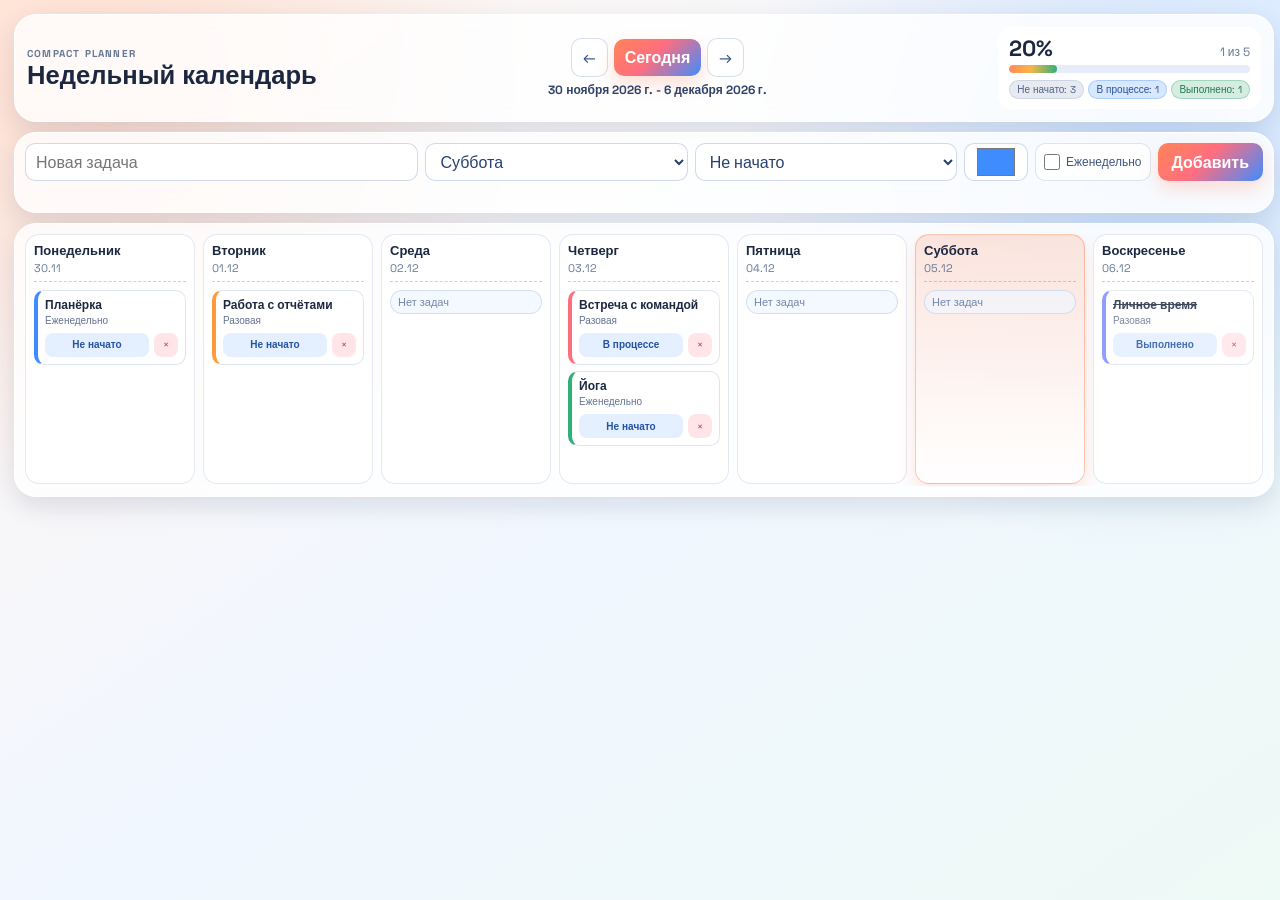
<file: index.html>
﻿<!doctype html>
<html lang="ru">
<head>
  <meta charset="UTF-8" />
  <meta name="viewport" content="width=device-width, initial-scale=1.0" />
  <title>Compact Weekly Planner</title>
  <link rel="preconnect" href="https://fonts.googleapis.com">
  <link rel="preconnect" href="https://fonts.gstatic.com" crossorigin>
  <link href="https://fonts.googleapis.com/css2?family=Space+Grotesk:wght@400;500;600;700&display=swap" rel="stylesheet">
  <link rel="stylesheet" href="styles.css" />
</head>
<body>
  <main class="app-shell">
    <header class="panel header">
      <div class="title-wrap">
        <p class="kicker">Compact Planner</p>
        <h1>Недельный календарь</h1>
      </div>

      <div class="nav-wrap">
        <div class="week-nav">
          <button id="prevWeek" class="ghost-btn" type="button">←</button>
          <button id="todayWeek" class="accent-btn" type="button">Сегодня</button>
          <button id="nextWeek" class="ghost-btn" type="button">→</button>
        </div>
        <p id="weekRange" class="week-range"></p>
      </div>

      <aside class="stats-mini" aria-label="Статистика выполнения">
        <div class="stats-row">
          <strong id="statsPercent">0%</strong>
          <span id="statsMeta">0 из 0</span>
        </div>
        <div class="mini-bar"><div id="statsFill" class="mini-fill"></div></div>
        <div class="chips">
          <span id="chipTodo" class="chip todo">Не начато: 0</span>
          <span id="chipProgress" class="chip progress">В процессе: 0</span>
          <span id="chipDone" class="chip done">Выполнено: 0</span>
        </div>
      </aside>
    </header>

    <section class="panel quick-add">
      <form id="taskForm" class="task-form">
        <input id="taskTitle" type="text" maxlength="120" placeholder="Новая задача" required />
        <select id="taskDay" required></select>
        <select id="taskStatus" required>
          <option value="todo">Не начато</option>
          <option value="inprogress">В процессе</option>
          <option value="done">Выполнено</option>
        </select>
        <input id="taskColor" type="color" value="#3f8cff" />
        <label class="repeat-toggle">
          <input id="taskRepeat" type="checkbox" />
          <span>Еженедельно</span>
        </label>
        <button class="accent-btn add-btn" type="submit">Добавить</button>
      </form>
      <p id="formMessage" class="form-message" aria-live="polite"></p>
    </section>

    <section class="panel board-wrap">
      <div id="weekBoard" class="week-board" aria-label="Неделя"></div>
    </section>
  </main>

  <script src="app.js"></script>
</body>
</html>
</file>
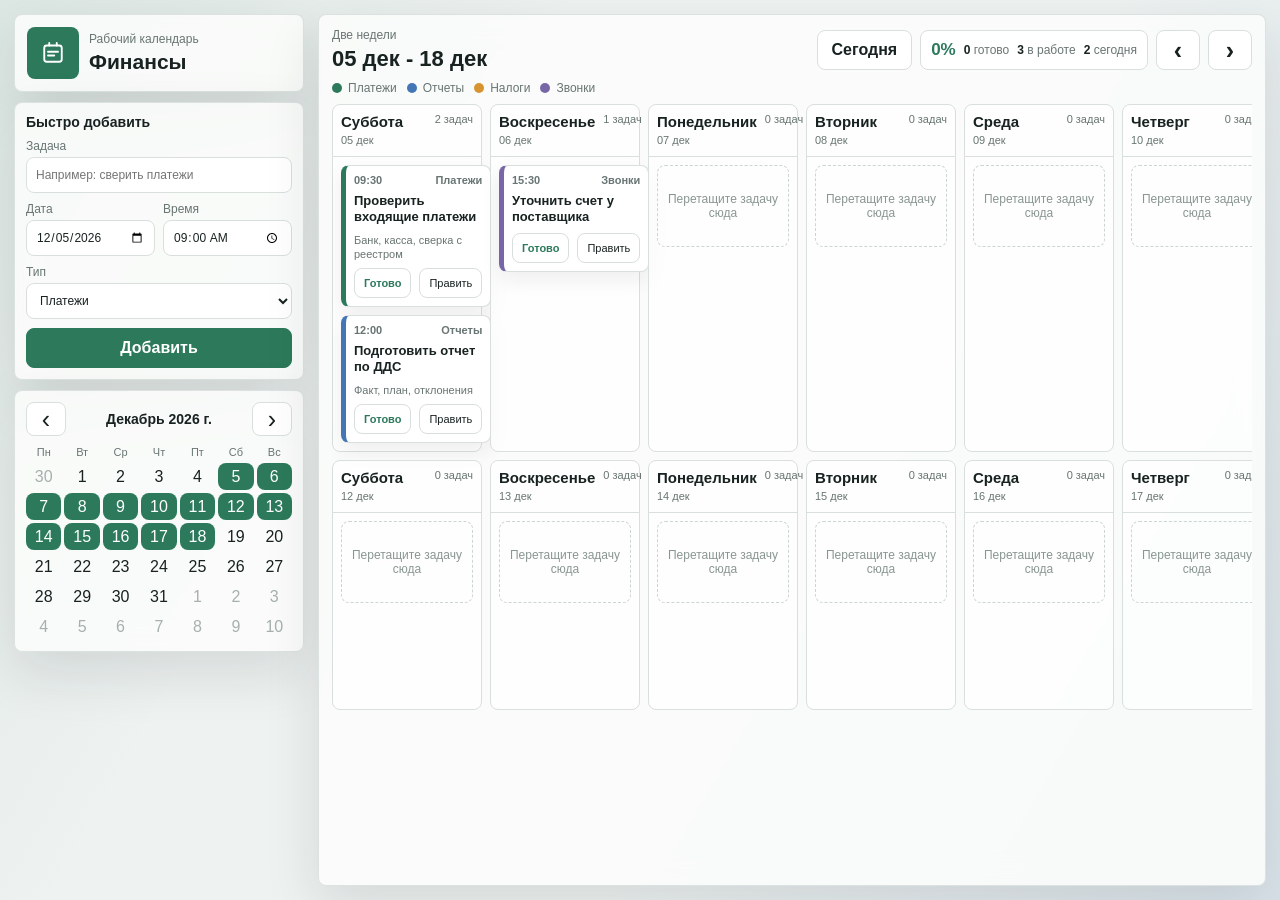
<file: Мои задачи  нейросетями/index.html>
<!doctype html>
<html lang="ru">
  <head>
    <meta charset="UTF-8" />
    <meta name="viewport" content="width=device-width, initial-scale=1.0" />
    <title>Календарь финансиста</title>
    <link rel="stylesheet" href="styles.css" />
  </head>
  <body>
    <main class="app">
      <aside class="sidebar">
        <div class="brand">
          <div class="brand-mark" aria-hidden="true">
            <svg viewBox="0 0 48 48" role="img">
              <path d="M10 34V16a4 4 0 0 1 4-4h20a4 4 0 0 1 4 4v18a4 4 0 0 1-4 4H14a4 4 0 0 1-4-4Z" />
              <path d="M16 22h16M16 28h10M18 12v-4M30 12v-4" />
            </svg>
          </div>
          <div>
            <p>Рабочий календарь</p>
            <h1>Финансы</h1>
          </div>
        </div>

        <section class="panel">
          <div class="panel-heading">
            <h2>Быстро добавить</h2>
          </div>
          <form class="quick-form" id="taskForm">
            <label>
              <span>Задача</span>
              <input id="taskTitle" name="title" type="text" placeholder="Например: сверить платежи" required />
            </label>
            <div class="form-row">
              <label>
                <span>Дата</span>
                <input id="taskDate" name="date" type="date" required />
              </label>
              <label>
                <span>Время</span>
                <input id="taskTime" name="time" type="time" required />
              </label>
            </div>
            <label>
              <span>Тип</span>
              <select id="taskType" name="type">
                <option value="payments">Платежи</option>
                <option value="reports">Отчеты</option>
                <option value="taxes">Налоги</option>
                <option value="calls">Звонки</option>
              </select>
            </label>
            <button class="primary-button" type="submit">Добавить</button>
          </form>
        </section>

        <section class="panel mini-panel" aria-label="Месячный календарь">
          <div class="panel-title">
            <button class="icon-button" id="prevMonth" type="button" aria-label="Предыдущий месяц">‹</button>
            <h2 id="monthTitle">Месяц</h2>
            <button class="icon-button" id="nextMonth" type="button" aria-label="Следующий месяц">›</button>
          </div>
          <div class="weekdays">
            <span>Пн</span><span>Вт</span><span>Ср</span><span>Чт</span><span>Пт</span><span>Сб</span><span>Вс</span>
          </div>
          <div class="mini-calendar" id="miniCalendar"></div>
        </section>
      </aside>

      <section class="workspace">
        <header class="topbar">
          <div>
            <p>Две недели</p>
            <h2 id="boardTitle">План работ</h2>
          </div>
          <div class="toolbar">
            <button id="todayButton" type="button">Сегодня</button>
            <div class="compact-result" aria-label="Результат выполнения">
              <strong id="progressText">0%</strong>
              <span><b id="doneCount">0</b> готово</span>
              <span><b id="openCount">0</b> в работе</span>
              <span><b id="todayCount">0</b> сегодня</span>
            </div>
            <button id="prevRange" class="icon-button wide" type="button" aria-label="Предыдущие две недели">‹</button>
            <button id="nextRange" class="icon-button wide" type="button" aria-label="Следующие две недели">›</button>
          </div>
        </header>

        <div class="legend" aria-label="Типы задач">
          <span><i class="dot payments"></i>Платежи</span>
          <span><i class="dot reports"></i>Отчеты</span>
          <span><i class="dot taxes"></i>Налоги</span>
          <span><i class="dot calls"></i>Звонки</span>
        </div>

        <div class="board" id="board" aria-label="Календарь задач на две недели"></div>
      </section>
    </main>

    <dialog class="task-dialog" id="taskDialog">
      <form method="dialog" id="editForm">
        <div class="dialog-head">
          <h2>Задача</h2>
          <button class="icon-button" value="cancel" type="submit" aria-label="Закрыть">×</button>
        </div>
        <input id="editId" type="hidden" />
        <label>
          <span>Название</span>
          <input id="editTitle" type="text" required />
        </label>
        <div class="form-row">
          <label>
            <span>Дата</span>
            <input id="editDate" type="date" required />
          </label>
          <label>
            <span>Время</span>
            <input id="editTime" type="time" required />
          </label>
        </div>
        <label>
          <span>Тип</span>
          <select id="editType">
            <option value="payments">Платежи</option>
            <option value="reports">Отчеты</option>
            <option value="taxes">Налоги</option>
            <option value="calls">Звонки</option>
          </select>
        </label>
        <label>
          <span>Заметка</span>
          <textarea id="editNote" rows="3" placeholder="Сумма, контрагент, важные детали"></textarea>
        </label>
        <label class="check-line">
          <input id="editDone" type="checkbox" />
          <span>Выполнено</span>
        </label>
        <div class="dialog-actions">
          <button id="deleteTask" class="danger-button" type="button">Удалить</button>
          <button class="primary-button" value="save" type="submit">Сохранить</button>
        </div>
      </form>
    </dialog>

    <script src="script.js"></script>
  </body>
</html>
</file>
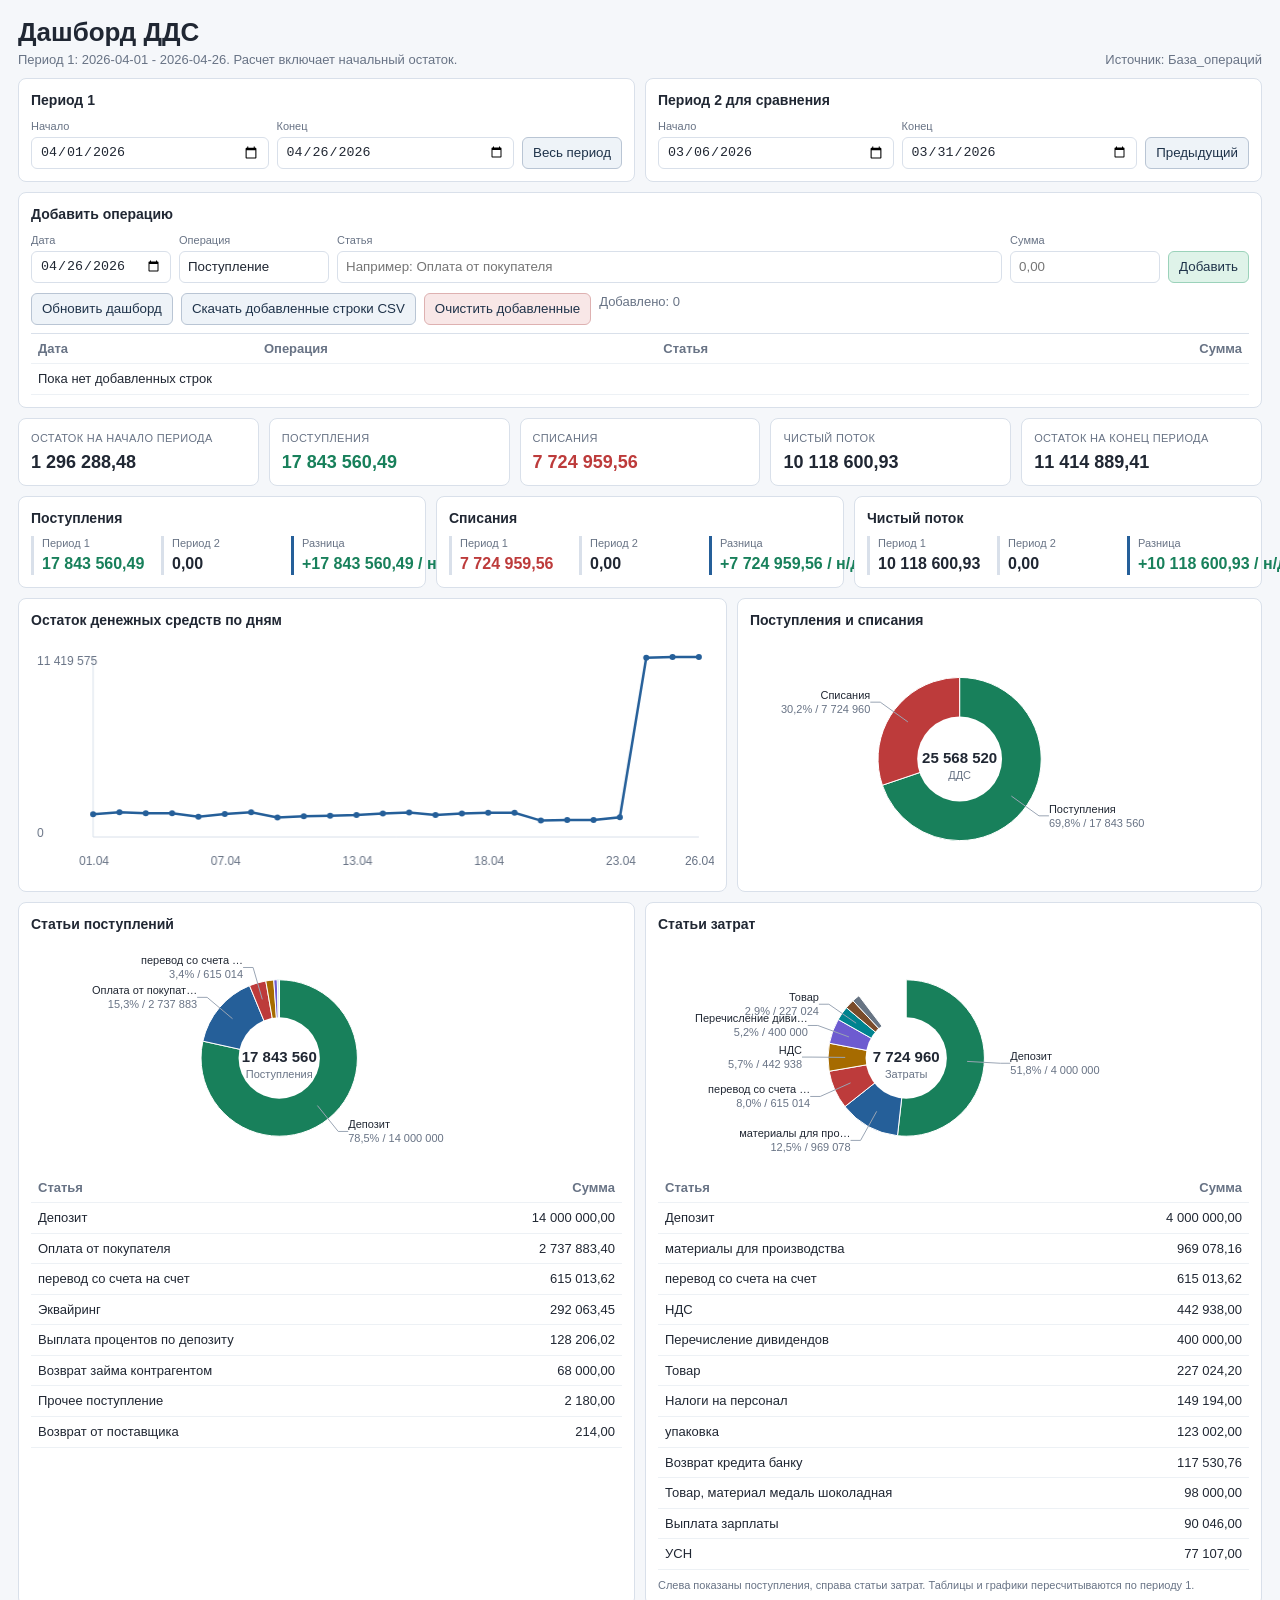
<file: УС- ДДС/dashboard.html>
﻿<!doctype html>
<html lang="ru">
<head>
<meta charset="utf-8">
<meta name="viewport" content="width=device-width, initial-scale=1">
<title>Дашборд ДДС</title>
<style>
:root{--bg:#f5f7fa;--panel:#fff;--ink:#202733;--muted:#687385;--line:#d9e0ea;--green:#18805b;--red:#bd3b3b;--blue:#255f99;--amber:#a66b00}
*{box-sizing:border-box}body{margin:0;background:var(--bg);color:var(--ink);font:13px/1.35 "Segoe UI",Arial,sans-serif}main{max-width:1320px;margin:0 auto;padding:18px}
.top{display:flex;justify-content:space-between;gap:14px;align-items:flex-end;margin-bottom:10px}h1{font-size:26px;line-height:1.1;margin:0 0 4px}.muted{color:var(--muted)}
.panel,.kpi{background:var(--panel);border:1px solid var(--line);border-radius:8px}.panel{padding:12px;min-width:0}.panel h2{font-size:14px;margin:0 0 9px}.grid{display:grid;gap:10px}
.filters{grid-template-columns:1fr 1fr;margin-bottom:10px}.filter-row{display:grid;grid-template-columns:1fr 1fr auto;gap:8px;align-items:end}.field label{display:block;color:var(--muted);font-size:11px;margin-bottom:3px}input{width:100%;height:32px;border:1px solid var(--line);border-radius:6px;padding:0 8px;background:#fff;color:var(--ink)}
button{height:32px;border:1px solid #b9c5d4;border-radius:6px;background:#eef3f8;color:#1f334a;padding:0 10px;cursor:pointer}button:hover{background:#e4edf6}.primary{background:#dff3e9;border-color:#9bd2ba}.danger{background:#f8e7e7;border-color:#deb1b1}
.entry-row{display:grid;grid-template-columns:140px 150px 1fr 150px auto;gap:8px;align-items:end}.entry-actions{display:flex;gap:8px;flex-wrap:wrap;margin-top:10px}.added-box{max-height:120px;overflow:auto;margin-top:8px;border-top:1px solid var(--line)}
.kpis{grid-template-columns:repeat(5,minmax(0,1fr));margin-bottom:10px}.kpi{padding:10px 12px}.kpi span{color:var(--muted);font-size:11px;text-transform:uppercase;letter-spacing:.03em}.kpi b{display:block;margin-top:4px;font-size:18px;white-space:nowrap}.pos{color:var(--green)}.neg{color:var(--red)}
.compare{grid-template-columns:1fr 1fr 1fr;margin-bottom:10px}.compare-grid{display:grid;grid-template-columns:1fr 1fr 1fr;gap:8px}.compare-cell{border-left:3px solid var(--line);padding-left:8px;min-width:0}.compare-cell span{display:block;color:var(--muted);font-size:11px}.compare-cell b{display:block;font-size:16px;margin-top:2px;white-space:nowrap}.compare-cell.diff{border-left-color:var(--blue)}.charts{grid-template-columns:1.35fr 1fr}.two{grid-template-columns:1fr 1fr;margin-top:10px}
canvas{width:100%;height:240px;display:block}.two canvas{height:230px}table{width:100%;border-collapse:collapse}td,th{padding:6px 7px;border-bottom:1px solid #edf1f5;text-align:left;vertical-align:top}th{color:var(--muted);font-weight:600}.num{text-align:right;white-space:nowrap}.note{font-size:11px;color:var(--muted);margin-top:8px}
@media (max-width:940px){main{padding:14px}.top{display:block}.filters,.filter-row,.entry-row,.kpis,.compare,.charts,.two{grid-template-columns:1fr}.kpi b{font-size:17px}.compare-grid{grid-template-columns:1fr}}
</style>
</head>
<body>
<main>
  <section class="top">
    <div>
      <h1>Дашборд ДДС</h1>
      <div class="muted" id="periodText">Расчет включает начальный остаток.</div>
    </div>
    <div class="muted">Источник: База_операций</div>
  </section>

  <section class="grid filters">
    <div class="panel">
      <h2>Период 1</h2>
      <div class="filter-row">
        <div class="field"><label>Начало</label><input id="p1Start" type="date"></div>
        <div class="field"><label>Конец</label><input id="p1End" type="date"></div>
        <button id="allPeriod">Весь период</button>
      </div>
    </div>
    <div class="panel">
      <h2>Период 2 для сравнения</h2>
      <div class="filter-row">
        <div class="field"><label>Начало</label><input id="p2Start" type="date"></div>
        <div class="field"><label>Конец</label><input id="p2End" type="date"></div>
        <button id="prevPeriod">Предыдущий</button>
      </div>
    </div>
  </section>

  <section class="panel" style="margin-bottom:10px">
    <h2>Добавить операцию</h2>
    <div class="entry-row">
      <div class="field"><label>Дата</label><input id="newDate" type="date"></div>
      <div class="field"><label>Операция</label><input id="newOperation" list="operationList" value="Поступление"></div>
      <div class="field"><label>Статья</label><input id="newArticle" list="articleList" placeholder="Например: Оплата от покупателя"></div>
      <div class="field"><label>Сумма</label><input id="newAmount" inputmode="decimal" placeholder="0,00"></div>
      <button class="primary" id="addOperation">Добавить</button>
    </div>
    <datalist id="operationList"><option value="Поступление"><option value="Списание"></datalist>
    <datalist id="articleList"></datalist>
    <div class="entry-actions">
      <button id="refreshDashboard">Обновить дашборд</button>
      <button id="exportAdded">Скачать добавленные строки CSV</button>
      <button class="danger" id="clearAdded">Очистить добавленные</button>
      <span class="muted" id="addedCount">Добавлено: 0</span>
    </div>
    <div class="added-box">
      <table><thead><tr><th>Дата</th><th>Операция</th><th>Статья</th><th class="num">Сумма</th></tr></thead><tbody id="addedRows"></tbody></table>
    </div>
  </section>

  <section class="grid kpis">
    <div class="kpi"><span>Остаток на начало периода</span><b id="kStart">0</b></div>
    <div class="kpi"><span>Поступления</span><b id="kIn" class="pos">0</b></div>
    <div class="kpi"><span>Списания</span><b id="kOut" class="neg">0</b></div>
    <div class="kpi"><span>Чистый поток</span><b id="kNet">0</b></div>
    <div class="kpi"><span>Остаток на конец периода</span><b id="kEnd">0</b></div>
  </section>

  <section class="grid compare">
    <div class="panel">
      <h2>Поступления</h2>
      <div class="compare-grid">
        <div class="compare-cell"><span>Период 1</span><b class="pos" id="cInP1">0</b></div>
        <div class="compare-cell"><span>Период 2</span><b id="cInP2">0</b></div>
        <div class="compare-cell diff"><span>Разница</span><b id="cInDelta">0</b></div>
      </div>
    </div>
    <div class="panel">
      <h2>Списания</h2>
      <div class="compare-grid">
        <div class="compare-cell"><span>Период 1</span><b class="neg" id="cOutP1">0</b></div>
        <div class="compare-cell"><span>Период 2</span><b id="cOutP2">0</b></div>
        <div class="compare-cell diff"><span>Разница</span><b id="cOutDelta">0</b></div>
      </div>
    </div>
    <div class="panel">
      <h2>Чистый поток</h2>
      <div class="compare-grid">
        <div class="compare-cell"><span>Период 1</span><b id="cNetP1">0</b></div>
        <div class="compare-cell"><span>Период 2</span><b id="cNetP2">0</b></div>
        <div class="compare-cell diff"><span>Разница</span><b id="cNetDelta">0</b></div>
      </div>
    </div>
  </section>

  <section class="grid charts">
    <div class="panel"><h2>Остаток денежных средств по дням</h2><canvas id="balanceChart"></canvas></div>
    <div class="panel"><h2>Поступления и списания</h2><canvas id="flowChart"></canvas></div>
  </section>

  <section class="grid two">
    <div class="panel">
      <h2>Статьи поступлений</h2>
      <canvas id="incomeChart"></canvas>
      <table><thead><tr><th>Статья</th><th class="num">Сумма</th></tr></thead><tbody id="incomeRows"></tbody></table>
    </div>
    <div class="panel">
      <h2>Статьи затрат</h2>
      <canvas id="expenseChart"></canvas>
      <table><thead><tr><th>Статья</th><th class="num">Сумма</th></tr></thead><tbody id="expenseRows"></tbody></table>
      <div class="note">Слева показаны поступления, справа статьи затрат. Таблицы и графики пересчитываются по периоду 1.</div>
    </div>
  </section>
</main>
<script>
const report = {"initialBalance":1296288.48,"operations":[{"date":"2026-04-01","operation":"Поступление","article":"Оплата от покупателя","inflow":13795,"outflow":0,"net":13795},{"date":"2026-04-01","operation":"Поступление","article":"Оплата от покупателя","inflow":136955,"outflow":0,"net":136955},{"date":"2026-04-01","operation":"Поступление","article":"Оплата от покупателя","inflow":31440,"outflow":0,"net":31440},{"date":"2026-04-01","operation":"Поступление","article":"Оплата от покупателя","inflow":13622,"outflow":0,"net":13622},{"date":"2026-04-01","operation":"Поступление","article":"перевод со счета на счет","inflow":2069.25,"outflow":0,"net":2069.25},{"date":"2026-04-01","operation":"Поступление","article":"перевод со счета на счет","inflow":20543.25,"outflow":0,"net":20543.25},{"date":"2026-04-01","operation":"Поступление","article":"перевод со счета на счет","inflow":4716,"outflow":0,"net":4716},{"date":"2026-04-01","operation":"Поступление","article":"перевод со счета на счет","inflow":2043.3,"outflow":0,"net":2043.3},{"date":"2026-04-01","operation":"Поступление","article":"Эквайринг","inflow":71636.58,"outflow":0,"net":71636.58},{"date":"2026-04-01","operation":"Списание","article":"Возврат кредита банку","inflow":0,"outflow":117530.76,"net":-117530.76},{"date":"2026-04-01","operation":"Списание","article":"Коммунальные услуги","inflow":0,"outflow":481.78,"net":-481.78},{"date":"2026-04-01","operation":"Списание","article":"перевод со счета на счет","inflow":0,"outflow":2043.3,"net":-2043.3},{"date":"2026-04-01","operation":"Списание","article":"перевод со счета на счет","inflow":0,"outflow":2069.25,"net":-2069.25},{"date":"2026-04-01","operation":"Списание","article":"перевод со счета на счет","inflow":0,"outflow":4716,"net":-4716},{"date":"2026-04-01","operation":"Списание","article":"перевод со счета на счет","inflow":0,"outflow":20543.25,"net":-20543.25},{"date":"2026-04-01","operation":"Списание","article":"транспортно-экспедиционные услуги","inflow":0,"outflow":912.2,"net":-912.2},{"date":"2026-04-02","operation":"Поступление","article":"Оплата от покупателя","inflow":53741.5,"outflow":0,"net":53741.5},{"date":"2026-04-02","operation":"Поступление","article":"Оплата от покупателя","inflow":94450,"outflow":0,"net":94450},{"date":"2026-04-02","operation":"Поступление","article":"перевод со счета на счет","inflow":14167.5,"outflow":0,"net":14167.5},{"date":"2026-04-02","operation":"Поступление","article":"перевод со счета на счет","inflow":8061.22,"outflow":0,"net":8061.22},{"date":"2026-04-02","operation":"Поступление","article":"Эквайринг","inflow":5120.48,"outflow":0,"net":5120.48},{"date":"2026-04-02","operation":"Списание","article":"Коммунальные услуги","inflow":0,"outflow":6879.7,"net":-6879.7},{"date":"2026-04-02","operation":"Списание","article":"Коммунальные услуги","inflow":0,"outflow":2407.68,"net":-2407.68},{"date":"2026-04-02","operation":"Списание","article":"перевод со счета на счет","inflow":0,"outflow":8061.22,"net":-8061.22},{"date":"2026-04-02","operation":"Списание","article":"перевод со счета на счет","inflow":0,"outflow":14167.5,"net":-14167.5},{"date":"2026-04-02","operation":"Списание","article":"Подотчет","inflow":0,"outflow":650,"net":-650},{"date":"2026-04-02","operation":"Списание","article":"Программное обеспечение, Каталоги, Лицензии","inflow":0,"outflow":18900,"net":-18900},{"date":"2026-04-02","operation":"Списание","article":"Услуги связи","inflow":0,"outflow":3173.14,"net":-3173.14},{"date":"2026-04-03","operation":"Поступление","article":"Оплата от покупателя","inflow":14112,"outflow":0,"net":14112},{"date":"2026-04-03","operation":"Поступление","article":"перевод со счета на счет","inflow":2116.8,"outflow":0,"net":2116.8},{"date":"2026-04-03","operation":"Поступление","article":"Эквайринг","inflow":2163.92,"outflow":0,"net":2163.92},{"date":"2026-04-03","operation":"Списание","article":"Коммунальные услуги","inflow":0,"outflow":963.56,"net":-963.56},{"date":"2026-04-03","operation":"Списание","article":"материалы для производства","inflow":0,"outflow":35775,"net":-35775},{"date":"2026-04-03","operation":"Списание","article":"перевод со счета на счет","inflow":0,"outflow":2116.8,"net":-2116.8},{"date":"2026-04-03","operation":"Списание","article":"упаковка","inflow":0,"outflow":40122,"net":-40122},{"date":"2026-04-05","operation":"Списание","article":"Подотчет","inflow":0,"outflow":1888.2,"net":-1888.2},{"date":"2026-04-06","operation":"Поступление","article":"Выплата процентов по депозиту","inflow":37838.9,"outflow":0,"net":37838.9},{"date":"2026-04-06","operation":"Поступление","article":"Депозит","inflow":4000000,"outflow":0,"net":4000000},{"date":"2026-04-06","operation":"Поступление","article":"Оплата от покупателя","inflow":8710,"outflow":0,"net":8710},{"date":"2026-04-06","operation":"Поступление","article":"Оплата от покупателя","inflow":240900,"outflow":0,"net":240900},{"date":"2026-04-06","operation":"Поступление","article":"Оплата от покупателя","inflow":18335,"outflow":0,"net":18335},{"date":"2026-04-06","operation":"Поступление","article":"Оплата от покупателя","inflow":6450,"outflow":0,"net":6450},{"date":"2026-04-06","operation":"Поступление","article":"Оплата от покупателя","inflow":5250,"outflow":0,"net":5250},{"date":"2026-04-06","operation":"Поступление","article":"перевод со счета на счет","inflow":787.5,"outflow":0,"net":787.5},{"date":"2026-04-06","operation":"Поступление","article":"перевод со счета на счет","inflow":36135,"outflow":0,"net":36135},{"date":"2026-04-06","operation":"Поступление","article":"перевод со счета на счет","inflow":967.5,"outflow":0,"net":967.5},{"date":"2026-04-06","operation":"Поступление","article":"перевод со счета на счет","inflow":2750.25,"outflow":0,"net":2750.25},{"date":"2026-04-06","operation":"Поступление","article":"перевод со счета на счет","inflow":1306.5,"outflow":0,"net":1306.5},{"date":"2026-04-06","operation":"Поступление","article":"Эквайринг","inflow":6506.36,"outflow":0,"net":6506.36},{"date":"2026-04-06","operation":"Списание","article":"Депозит","inflow":0,"outflow":4000000,"net":-4000000},{"date":"2026-04-06","operation":"Списание","article":"Комиссия банка","inflow":0,"outflow":2500,"net":-2500},{"date":"2026-04-06","operation":"Списание","article":"Коммунальные услуги","inflow":0,"outflow":244.37,"net":-244.37},{"date":"2026-04-06","operation":"Списание","article":"материалы для производства","inflow":0,"outflow":61160,"net":-61160},{"date":"2026-04-06","operation":"Списание","article":"Налоги на персонал","inflow":0,"outflow":59770,"net":-59770},{"date":"2026-04-06","operation":"Списание","article":"перевод со счета на счет","inflow":0,"outflow":967.5,"net":-967.5},{"date":"2026-04-06","operation":"Списание","article":"перевод со счета на счет","inflow":0,"outflow":36135,"net":-36135},{"date":"2026-04-06","operation":"Списание","article":"перевод со счета на счет","inflow":0,"outflow":2750.25,"net":-2750.25},{"date":"2026-04-06","operation":"Списание","article":"перевод со счета на счет","inflow":0,"outflow":787.5,"net":-787.5},{"date":"2026-04-06","operation":"Списание","article":"перевод со счета на счет","inflow":0,"outflow":1306.5,"net":-1306.5},{"date":"2026-04-06","operation":"Списание","article":"Перечисление дивидендов","inflow":0,"outflow":200000,"net":-200000},{"date":"2026-04-06","operation":"Списание","article":"Перечисление дивидендов","inflow":0,"outflow":200000,"net":-200000},{"date":"2026-04-06","operation":"Списание","article":"Товар","inflow":0,"outflow":7740,"net":-7740},{"date":"2026-04-06","operation":"Списание","article":"транспортно-экспедиционные услуги","inflow":0,"outflow":3.85,"net":-3.85},{"date":"2026-04-06","operation":"Списание","article":"Услуги связи","inflow":0,"outflow":7438.71,"net":-7438.71},{"date":"2026-04-07","operation":"Поступление","article":"Оплата от покупателя","inflow":160711,"outflow":0,"net":160711},{"date":"2026-04-07","operation":"Поступление","article":"Оплата от покупателя","inflow":7600,"outflow":0,"net":7600},{"date":"2026-04-07","operation":"Поступление","article":"Оплата от покупателя","inflow":6600,"outflow":0,"net":6600},{"date":"2026-04-07","operation":"Поступление","article":"перевод со счета на счет","inflow":990,"outflow":0,"net":990},{"date":"2026-04-07","operation":"Поступление","article":"перевод со счета на счет","inflow":1140,"outflow":0,"net":1140},{"date":"2026-04-07","operation":"Поступление","article":"перевод со счета на счет","inflow":24106.65,"outflow":0,"net":24106.65},{"date":"2026-04-07","operation":"Поступление","article":"Эквайринг","inflow":4959.99,"outflow":0,"net":4959.99},{"date":"2026-04-07","operation":"Списание","article":"Госпошлины, штрафы","inflow":0,"outflow":1125,"net":-1125},{"date":"2026-04-07","operation":"Списание","article":"материалы для производства","inflow":0,"outflow":3500,"net":-3500},{"date":"2026-04-07","operation":"Списание","article":"перевод со счета на счет","inflow":0,"outflow":24106.65,"net":-24106.65},{"date":"2026-04-07","operation":"Списание","article":"перевод со счета на счет","inflow":0,"outflow":1140,"net":-1140},{"date":"2026-04-07","operation":"Списание","article":"перевод со счета на счет","inflow":0,"outflow":990,"net":-990},{"date":"2026-04-08","operation":"Поступление","article":"Оплата от покупателя","inflow":30660,"outflow":0,"net":30660},{"date":"2026-04-08","operation":"Поступление","article":"Оплата от покупателя","inflow":3024,"outflow":0,"net":3024},{"date":"2026-04-08","operation":"Поступление","article":"Оплата от покупателя","inflow":162680,"outflow":0,"net":162680},{"date":"2026-04-08","operation":"Поступление","article":"Оплата от покупателя","inflow":9000,"outflow":0,"net":9000},{"date":"2026-04-08","operation":"Поступление","article":"перевод со счета на счет","inflow":940,"outflow":0,"net":940},{"date":"2026-04-08","operation":"Поступление","article":"перевод со счета на счет","inflow":4599,"outflow":0,"net":4599},{"date":"2026-04-08","operation":"Поступление","article":"перевод со счета на счет","inflow":1350,"outflow":0,"net":1350},{"date":"2026-04-08","operation":"Поступление","article":"перевод со счета на счет","inflow":453.6,"outflow":0,"net":453.6},{"date":"2026-04-08","operation":"Поступление","article":"перевод со счета на счет","inflow":24402,"outflow":0,"net":24402},{"date":"2026-04-08","operation":"Поступление","article":"Эквайринг","inflow":1021.16,"outflow":0,"net":1021.16},{"date":"2026-04-08","operation":"Списание","article":"Курьерская доставка","inflow":0,"outflow":695.4,"net":-695.4},{"date":"2026-04-08","operation":"Списание","article":"материалы для производства","inflow":0,"outflow":92167.68,"net":-92167.68},{"date":"2026-04-08","operation":"Списание","article":"перевод со счета на счет","inflow":0,"outflow":1350,"net":-1350},{"date":"2026-04-08","operation":"Списание","article":"перевод со счета на счет","inflow":0,"outflow":453.6,"net":-453.6},{"date":"2026-04-08","operation":"Списание","article":"перевод со счета на счет","inflow":0,"outflow":4599,"net":-4599},{"date":"2026-04-08","operation":"Списание","article":"перевод со счета на счет","inflow":0,"outflow":24402,"net":-24402},{"date":"2026-04-08","operation":"Списание","article":"перевод со счета на счет","inflow":0,"outflow":940,"net":-940},{"date":"2026-04-08","operation":"Списание","article":"услуги печати","inflow":0,"outflow":7000,"net":-7000},{"date":"2026-04-09","operation":"Поступление","article":"Оплата от покупателя","inflow":40805,"outflow":0,"net":40805},{"date":"2026-04-09","operation":"Поступление","article":"Оплата от покупателя","inflow":16750,"outflow":0,"net":16750},{"date":"2026-04-09","operation":"Поступление","article":"Оплата от покупателя","inflow":10745,"outflow":0,"net":10745},{"date":"2026-04-09","operation":"Поступление","article":"Оплата от покупателя","inflow":12000,"outflow":0,"net":12000},{"date":"2026-04-09","operation":"Поступление","article":"Оплата от покупателя","inflow":41450,"outflow":0,"net":41450},{"date":"2026-04-09","operation":"Поступление","article":"перевод со счета на счет","inflow":6120.75,"outflow":0,"net":6120.75},{"date":"2026-04-09","operation":"Поступление","article":"перевод со счета на счет","inflow":2512.5,"outflow":0,"net":2512.5},{"date":"2026-04-09","operation":"Поступление","article":"перевод со счета на счет","inflow":6217.5,"outflow":0,"net":6217.5},{"date":"2026-04-09","operation":"Поступление","article":"перевод со счета на счет","inflow":1611.75,"outflow":0,"net":1611.75},{"date":"2026-04-09","operation":"Поступление","article":"перевод со счета на счет","inflow":1800,"outflow":0,"net":1800},{"date":"2026-04-09","operation":"Поступление","article":"Эквайринг","inflow":4347.3,"outflow":0,"net":4347.3},{"date":"2026-04-09","operation":"Списание","article":"Выплата зарплаты","inflow":0,"outflow":90046,"net":-90046},{"date":"2026-04-09","operation":"Списание","article":"Коммунальные услуги","inflow":0,"outflow":2526.46,"net":-2526.46},{"date":"2026-04-09","operation":"Списание","article":"Коммунальные услуги","inflow":0,"outflow":2104.52,"net":-2104.52},{"date":"2026-04-09","operation":"Списание","article":"материалы для производства","inflow":0,"outflow":277171.48,"net":-277171.48},{"date":"2026-04-09","operation":"Списание","article":"Налоги на персонал","inflow":0,"outflow":62100,"net":-62100},{"date":"2026-04-09","operation":"Списание","article":"Налоги на персонал","inflow":0,"outflow":13454,"net":-13454},{"date":"2026-04-09","operation":"Списание","article":"Налоги на персонал","inflow":0,"outflow":414,"net":-414},{"date":"2026-04-09","operation":"Списание","article":"перевод со счета на счет","inflow":0,"outflow":1611.75,"net":-1611.75},{"date":"2026-04-09","operation":"Списание","article":"перевод со счета на счет","inflow":0,"outflow":6120.75,"net":-6120.75},{"date":"2026-04-09","operation":"Списание","article":"перевод со счета на счет","inflow":0,"outflow":1800,"net":-1800},{"date":"2026-04-09","operation":"Списание","article":"перевод со счета на счет","inflow":0,"outflow":6217.5,"net":-6217.5},{"date":"2026-04-09","operation":"Списание","article":"перевод со счета на счет","inflow":0,"outflow":2512.5,"net":-2512.5},{"date":"2026-04-09","operation":"Списание","article":"Подотчет","inflow":0,"outflow":11055.72,"net":-11055.72},{"date":"2026-04-10","operation":"Поступление","article":"Оплата от покупателя","inflow":17096.1,"outflow":0,"net":17096.1},{"date":"2026-04-10","operation":"Поступление","article":"Оплата от покупателя","inflow":28285,"outflow":0,"net":28285},{"date":"2026-04-10","operation":"Поступление","article":"Оплата от покупателя","inflow":16230,"outflow":0,"net":16230},{"date":"2026-04-10","operation":"Поступление","article":"Оплата от покупателя","inflow":23955,"outflow":0,"net":23955},{"date":"2026-04-10","operation":"Поступление","article":"Оплата от покупателя","inflow":34425,"outflow":0,"net":34425},{"date":"2026-04-10","operation":"Поступление","article":"перевод со счета на счет","inflow":5163.75,"outflow":0,"net":5163.75},{"date":"2026-04-10","operation":"Поступление","article":"перевод со счета на счет","inflow":2434.5,"outflow":0,"net":2434.5},{"date":"2026-04-10","operation":"Поступление","article":"перевод со счета на счет","inflow":3593.25,"outflow":0,"net":3593.25},{"date":"2026-04-10","operation":"Поступление","article":"перевод со счета на счет","inflow":4242.75,"outflow":0,"net":4242.75},{"date":"2026-04-10","operation":"Поступление","article":"перевод со счета на счет","inflow":2564.41,"outflow":0,"net":2564.41},{"date":"2026-04-10","operation":"Поступление","article":"Эквайринг","inflow":2363.29,"outflow":0,"net":2363.29},{"date":"2026-04-10","operation":"Списание","article":"оборудование для печати и расходники","inflow":0,"outflow":16191,"net":-16191},{"date":"2026-04-10","operation":"Списание","article":"перевод со счета на счет","inflow":0,"outflow":5163.75,"net":-5163.75},{"date":"2026-04-10","operation":"Списание","article":"перевод со счета на счет","inflow":0,"outflow":2564.41,"net":-2564.41},{"date":"2026-04-10","operation":"Списание","article":"перевод со счета на счет","inflow":0,"outflow":3593.25,"net":-3593.25},{"date":"2026-04-10","operation":"Списание","article":"перевод со счета на счет","inflow":0,"outflow":4242.75,"net":-4242.75},{"date":"2026-04-10","operation":"Списание","article":"перевод со счета на счет","inflow":0,"outflow":2434.5,"net":-2434.5},{"date":"2026-04-10","operation":"Списание","article":"упаковка","inflow":0,"outflow":28902.5,"net":-28902.5},{"date":"2026-04-12","operation":"Поступление","article":"Оплата от покупателя","inflow":27474.3,"outflow":0,"net":27474.3},{"date":"2026-04-12","operation":"Поступление","article":"перевод со счета на счет","inflow":4121.14,"outflow":0,"net":4121.14},{"date":"2026-04-12","operation":"Списание","article":"перевод со счета на счет","inflow":0,"outflow":4121.14,"net":-4121.14},{"date":"2026-04-13","operation":"Поступление","article":"Оплата от покупателя","inflow":47614,"outflow":0,"net":47614},{"date":"2026-04-13","operation":"Поступление","article":"Оплата от покупателя","inflow":59755.5,"outflow":0,"net":59755.5},{"date":"2026-04-13","operation":"Поступление","article":"перевод со счета на счет","inflow":7142.1,"outflow":0,"net":7142.1},{"date":"2026-04-13","operation":"Поступление","article":"перевод со счета на счет","inflow":8963.32,"outflow":0,"net":8963.32},{"date":"2026-04-13","operation":"Поступление","article":"Эквайринг","inflow":5042.67,"outflow":0,"net":5042.67},{"date":"2026-04-13","operation":"Списание","article":"Без статьи","inflow":0,"outflow":1999.98,"net":-1999.98},{"date":"2026-04-13","operation":"Списание","article":"Консультационные услуги","inflow":0,"outflow":61697,"net":-61697},{"date":"2026-04-13","operation":"Списание","article":"перевод со счета на счет","inflow":0,"outflow":7142.1,"net":-7142.1},{"date":"2026-04-13","operation":"Списание","article":"перевод со счета на счет","inflow":0,"outflow":8963.32,"net":-8963.32},{"date":"2026-04-13","operation":"Списание","article":"транспортно-экспедиционные услуги","inflow":0,"outflow":1691.39,"net":-1691.39},{"date":"2026-04-14","operation":"Поступление","article":"Оплата от покупателя","inflow":10660,"outflow":0,"net":10660},{"date":"2026-04-14","operation":"Поступление","article":"Оплата от покупателя","inflow":26040,"outflow":0,"net":26040},{"date":"2026-04-14","operation":"Поступление","article":"Оплата от покупателя","inflow":18000,"outflow":0,"net":18000},{"date":"2026-04-14","operation":"Поступление","article":"Оплата от покупателя","inflow":9190,"outflow":0,"net":9190},{"date":"2026-04-14","operation":"Поступление","article":"перевод со счета на счет","inflow":3906,"outflow":0,"net":3906},{"date":"2026-04-14","operation":"Поступление","article":"перевод со счета на счет","inflow":1378.5,"outflow":0,"net":1378.5},{"date":"2026-04-14","operation":"Поступление","article":"перевод со счета на счет","inflow":2700,"outflow":0,"net":2700},{"date":"2026-04-14","operation":"Поступление","article":"перевод со счета на счет","inflow":1599,"outflow":0,"net":1599},{"date":"2026-04-14","operation":"Поступление","article":"Эквайринг","inflow":44995.98,"outflow":0,"net":44995.98},{"date":"2026-04-14","operation":"Списание","article":"Коммунальные услуги","inflow":0,"outflow":4759,"net":-4759},{"date":"2026-04-14","operation":"Списание","article":"Коммунальные услуги","inflow":0,"outflow":3569,"net":-3569},{"date":"2026-04-14","operation":"Списание","article":"Коммунальные услуги","inflow":0,"outflow":2301.88,"net":-2301.88},{"date":"2026-04-14","operation":"Списание","article":"перевод со счета на счет","inflow":0,"outflow":2700,"net":-2700},{"date":"2026-04-14","operation":"Списание","article":"перевод со счета на счет","inflow":0,"outflow":3906,"net":-3906},{"date":"2026-04-14","operation":"Списание","article":"перевод со счета на счет","inflow":0,"outflow":1378.5,"net":-1378.5},{"date":"2026-04-14","operation":"Списание","article":"перевод со счета на счет","inflow":0,"outflow":1599,"net":-1599},{"date":"2026-04-14","operation":"Списание","article":"Подотчет","inflow":0,"outflow":1703.56,"net":-1703.56},{"date":"2026-04-15","operation":"Поступление","article":"Оплата от покупателя","inflow":7394.1,"outflow":0,"net":7394.1},{"date":"2026-04-15","operation":"Поступление","article":"Оплата от покупателя","inflow":5455,"outflow":0,"net":5455},{"date":"2026-04-15","operation":"Поступление","article":"Оплата от покупателя","inflow":98000,"outflow":0,"net":98000},{"date":"2026-04-15","operation":"Поступление","article":"Оплата от покупателя","inflow":7516.6,"outflow":0,"net":7516.6},{"date":"2026-04-15","operation":"Поступление","article":"Оплата от покупателя","inflow":18185,"outflow":0,"net":18185},{"date":"2026-04-15","operation":"Поступление","article":"перевод со счета на счет","inflow":1127.49,"outflow":0,"net":1127.49},{"date":"2026-04-15","operation":"Поступление","article":"перевод со счета на счет","inflow":1109.11,"outflow":0,"net":1109.11},{"date":"2026-04-15","operation":"Поступление","article":"перевод со счета на счет","inflow":818.25,"outflow":0,"net":818.25},{"date":"2026-04-15","operation":"Поступление","article":"перевод со счета на счет","inflow":14700,"outflow":0,"net":14700},{"date":"2026-04-15","operation":"Поступление","article":"перевод со счета на счет","inflow":2727.75,"outflow":0,"net":2727.75},{"date":"2026-04-15","operation":"Поступление","article":"Прочее поступление","inflow":990,"outflow":0,"net":990},{"date":"2026-04-15","operation":"Поступление","article":"Прочее поступление","inflow":1190,"outflow":0,"net":1190},{"date":"2026-04-15","operation":"Поступление","article":"Эквайринг","inflow":729.41,"outflow":0,"net":729.41},{"date":"2026-04-15","operation":"Поступление","article":"Эквайринг","inflow":6491.74,"outflow":0,"net":6491.74},{"date":"2026-04-15","operation":"Списание","article":"перевод со счета на счет","inflow":0,"outflow":1109.11,"net":-1109.11},{"date":"2026-04-15","operation":"Списание","article":"перевод со счета на счет","inflow":0,"outflow":818.25,"net":-818.25},{"date":"2026-04-15","operation":"Списание","article":"перевод со счета на счет","inflow":0,"outflow":2727.75,"net":-2727.75},{"date":"2026-04-15","operation":"Списание","article":"перевод со счета на счет","inflow":0,"outflow":1127.49,"net":-1127.49},{"date":"2026-04-15","operation":"Списание","article":"перевод со счета на счет","inflow":0,"outflow":14700,"net":-14700},{"date":"2026-04-15","operation":"Списание","article":"Подотчет","inflow":0,"outflow":900,"net":-900},{"date":"2026-04-15","operation":"Списание","article":"Прочее списание","inflow":0,"outflow":38671.37,"net":-38671.37},{"date":"2026-04-15","operation":"Списание","article":"Прочее списание","inflow":0,"outflow":22648.82,"net":-22648.82},{"date":"2026-04-15","operation":"Списание","article":"Товар","inflow":0,"outflow":13150,"net":-13150},{"date":"2026-04-15","operation":"Списание","article":"услуги печати","inflow":0,"outflow":3500,"net":-3500},{"date":"2026-04-16","operation":"Поступление","article":"Оплата от покупателя","inflow":10090,"outflow":0,"net":10090},{"date":"2026-04-16","operation":"Поступление","article":"Оплата от покупателя","inflow":10000,"outflow":0,"net":10000},{"date":"2026-04-16","operation":"Поступление","article":"перевод со счета на счет","inflow":1513.5,"outflow":0,"net":1513.5},{"date":"2026-04-16","operation":"Поступление","article":"перевод со счета на счет","inflow":1500,"outflow":0,"net":1500},{"date":"2026-04-16","operation":"Поступление","article":"Эквайринг","inflow":57485.48,"outflow":0,"net":57485.48},{"date":"2026-04-16","operation":"Списание","article":"перевод со счета на счет","inflow":0,"outflow":1500,"net":-1500},{"date":"2026-04-16","operation":"Списание","article":"перевод со счета на счет","inflow":0,"outflow":1513.5,"net":-1513.5},{"date":"2026-04-16","operation":"Списание","article":"Подотчет","inflow":0,"outflow":2111.77,"net":-2111.77},{"date":"2026-04-16","operation":"Списание","article":"Подотчет","inflow":0,"outflow":750,"net":-750},{"date":"2026-04-16","operation":"Списание","article":"Товар","inflow":0,"outflow":129742.2,"net":-129742.2},{"date":"2026-04-16","operation":"Списание","article":"Товар, материал медаль шоколадная","inflow":0,"outflow":98000,"net":-98000},{"date":"2026-04-17","operation":"Поступление","article":"Оплата от покупателя","inflow":56903.5,"outflow":0,"net":56903.5},{"date":"2026-04-17","operation":"Поступление","article":"Оплата от покупателя","inflow":105516.5,"outflow":0,"net":105516.5},{"date":"2026-04-17","operation":"Поступление","article":"Оплата от покупателя","inflow":65749.5,"outflow":0,"net":65749.5},{"date":"2026-04-17","operation":"Поступление","article":"Оплата от покупателя","inflow":5200,"outflow":0,"net":5200},{"date":"2026-04-17","operation":"Поступление","article":"Оплата от покупателя","inflow":28538,"outflow":0,"net":28538},{"date":"2026-04-17","operation":"Поступление","article":"Оплата от покупателя","inflow":95085.5,"outflow":0,"net":95085.5},{"date":"2026-04-17","operation":"Поступление","article":"Оплата от покупателя","inflow":4320,"outflow":0,"net":4320},{"date":"2026-04-17","operation":"Поступление","article":"Оплата от покупателя","inflow":18200,"outflow":0,"net":18200},{"date":"2026-04-17","operation":"Поступление","article":"Оплата от покупателя","inflow":20400,"outflow":0,"net":20400},{"date":"2026-04-17","operation":"Поступление","article":"Оплата от покупателя","inflow":3700,"outflow":0,"net":3700},{"date":"2026-04-17","operation":"Поступление","article":"Оплата от покупателя","inflow":122390,"outflow":0,"net":122390},{"date":"2026-04-17","operation":"Поступление","article":"перевод со счета на счет","inflow":15827.47,"outflow":0,"net":15827.47},{"date":"2026-04-17","operation":"Поступление","article":"перевод со счета на счет","inflow":8535.52,"outflow":0,"net":8535.52},{"date":"2026-04-17","operation":"Поступление","article":"перевод со счета на счет","inflow":18358.5,"outflow":0,"net":18358.5},{"date":"2026-04-17","operation":"Поступление","article":"перевод со счета на счет","inflow":9862.42,"outflow":0,"net":9862.42},{"date":"2026-04-17","operation":"Поступление","article":"перевод со счета на счет","inflow":2730,"outflow":0,"net":2730},{"date":"2026-04-17","operation":"Поступление","article":"перевод со счета на счет","inflow":3060,"outflow":0,"net":3060},{"date":"2026-04-17","operation":"Поступление","article":"перевод со счета на счет","inflow":648,"outflow":0,"net":648},{"date":"2026-04-17","operation":"Поступление","article":"перевод со счета на счет","inflow":555,"outflow":0,"net":555},{"date":"2026-04-17","operation":"Поступление","article":"Эквайринг","inflow":953.1,"outflow":0,"net":953.1},{"date":"2026-04-17","operation":"Поступление","article":"Эквайринг","inflow":40686.61,"outflow":0,"net":40686.61},{"date":"2026-04-17","operation":"Списание","article":"материалы для производства","inflow":0,"outflow":153100,"net":-153100},{"date":"2026-04-17","operation":"Списание","article":"материалы для производства","inflow":0,"outflow":258204,"net":-258204},{"date":"2026-04-17","operation":"Списание","article":"перевод со счета на счет","inflow":0,"outflow":555,"net":-555},{"date":"2026-04-17","operation":"Списание","article":"перевод со счета на счет","inflow":0,"outflow":8535.52,"net":-8535.52},{"date":"2026-04-17","operation":"Списание","article":"перевод со счета на счет","inflow":0,"outflow":9862.42,"net":-9862.42},{"date":"2026-04-17","operation":"Списание","article":"перевод со счета на счет","inflow":0,"outflow":15827.47,"net":-15827.47},{"date":"2026-04-17","operation":"Списание","article":"перевод со счета на счет","inflow":0,"outflow":648,"net":-648},{"date":"2026-04-17","operation":"Списание","article":"перевод со счета на счет","inflow":0,"outflow":18358.5,"net":-18358.5},{"date":"2026-04-17","operation":"Списание","article":"перевод со счета на счет","inflow":0,"outflow":3060,"net":-3060},{"date":"2026-04-17","operation":"Списание","article":"перевод со счета на счет","inflow":0,"outflow":2730,"net":-2730},{"date":"2026-04-17","operation":"Списание","article":"Подотчет","inflow":0,"outflow":10849,"net":-10849},{"date":"2026-04-17","operation":"Списание","article":"Товар","inflow":0,"outflow":33800,"net":-33800},{"date":"2026-04-17","operation":"Списание","article":"упаковка","inflow":0,"outflow":19350.5,"net":-19350.5},{"date":"2026-04-18","operation":"Поступление","article":"Оплата от покупателя","inflow":41238.4,"outflow":0,"net":41238.4},{"date":"2026-04-18","operation":"Поступление","article":"перевод со счета на счет","inflow":6185.76,"outflow":0,"net":6185.76},{"date":"2026-04-18","operation":"Списание","article":"перевод со счета на счет","inflow":0,"outflow":6185.76,"net":-6185.76},{"date":"2026-04-19","operation":"Списание","article":"Подотчет","inflow":0,"outflow":864,"net":-864},{"date":"2026-04-20","operation":"Поступление","article":"Оплата от покупателя","inflow":45740,"outflow":0,"net":45740},{"date":"2026-04-20","operation":"Поступление","article":"Оплата от покупателя","inflow":2636.2,"outflow":0,"net":2636.2},{"date":"2026-04-20","operation":"Поступление","article":"перевод со счета на счет","inflow":200000,"outflow":0,"net":200000},{"date":"2026-04-20","operation":"Поступление","article":"перевод со счета на счет","inflow":6861,"outflow":0,"net":6861},{"date":"2026-04-20","operation":"Поступление","article":"перевод со счета на счет","inflow":395.43,"outflow":0,"net":395.43},{"date":"2026-04-20","operation":"Поступление","article":"Эквайринг","inflow":7110.8,"outflow":0,"net":7110.8},{"date":"2026-04-20","operation":"Списание","article":"Комиссия банка","inflow":0,"outflow":1190,"net":-1190},{"date":"2026-04-20","operation":"Списание","article":"материалы для производства","inflow":0,"outflow":19000,"net":-19000},{"date":"2026-04-20","operation":"Списание","article":"НДС","inflow":0,"outflow":442938,"net":-442938},{"date":"2026-04-20","operation":"Списание","article":"перевод со счета на счет","inflow":0,"outflow":395.43,"net":-395.43},{"date":"2026-04-20","operation":"Списание","article":"перевод со счета на счет","inflow":0,"outflow":6861,"net":-6861},{"date":"2026-04-20","operation":"Списание","article":"перевод со счета на счет","inflow":0,"outflow":200000,"net":-200000},{"date":"2026-04-20","operation":"Списание","article":"транспортно-экспедиционные услуги","inflow":0,"outflow":3.38,"net":-3.38},{"date":"2026-04-20","operation":"Списание","article":"УСН","inflow":0,"outflow":77107,"net":-77107},{"date":"2026-04-20","operation":"Списание","article":"Хозрасходы, офисные расходы, мебель","inflow":0,"outflow":6980,"net":-6980},{"date":"2026-04-21","operation":"Поступление","article":"Оплата от покупателя","inflow":4000,"outflow":0,"net":4000},{"date":"2026-04-21","operation":"Поступление","article":"Оплата от покупателя","inflow":7020,"outflow":0,"net":7020},{"date":"2026-04-21","operation":"Поступление","article":"Оплата от покупателя","inflow":22490,"outflow":0,"net":22490},{"date":"2026-04-21","operation":"Поступление","article":"перевод со счета на счет","inflow":1053,"outflow":0,"net":1053},{"date":"2026-04-21","operation":"Поступление","article":"перевод со счета на счет","inflow":3373.5,"outflow":0,"net":3373.5},{"date":"2026-04-21","operation":"Поступление","article":"перевод со счета на счет","inflow":600,"outflow":0,"net":600},{"date":"2026-04-21","operation":"Поступление","article":"перевод со счета на счет","inflow":30000,"outflow":0,"net":30000},{"date":"2026-04-21","operation":"Поступление","article":"Эквайринг","inflow":5682.6,"outflow":0,"net":5682.6},{"date":"2026-04-21","operation":"Списание","article":"Курьерская доставка","inflow":0,"outflow":9413.8,"net":-9413.8},{"date":"2026-04-21","operation":"Списание","article":"перевод со счета на счет","inflow":0,"outflow":600,"net":-600},{"date":"2026-04-21","operation":"Списание","article":"перевод со счета на счет","inflow":0,"outflow":1053,"net":-1053},{"date":"2026-04-21","operation":"Списание","article":"перевод со счета на счет","inflow":0,"outflow":3373.5,"net":-3373.5},{"date":"2026-04-21","operation":"Списание","article":"перевод со счета на счет","inflow":0,"outflow":30000,"net":-30000},{"date":"2026-04-22","operation":"Поступление","article":"Возврат от поставщика","inflow":214,"outflow":0,"net":214},{"date":"2026-04-22","operation":"Поступление","article":"Оплата от покупателя","inflow":5000,"outflow":0,"net":5000},{"date":"2026-04-22","operation":"Поступление","article":"Оплата от покупателя","inflow":56903.5,"outflow":0,"net":56903.5},{"date":"2026-04-22","operation":"Поступление","article":"Оплата от покупателя","inflow":11760,"outflow":0,"net":11760},{"date":"2026-04-22","operation":"Поступление","article":"Оплата от покупателя","inflow":10000,"outflow":0,"net":10000},{"date":"2026-04-22","operation":"Поступление","article":"Оплата от покупателя","inflow":17370,"outflow":0,"net":17370},{"date":"2026-04-22","operation":"Поступление","article":"перевод со счета на счет","inflow":2605.5,"outflow":0,"net":2605.5},{"date":"2026-04-22","operation":"Поступление","article":"перевод со счета на счет","inflow":1500,"outflow":0,"net":1500},{"date":"2026-04-22","operation":"Поступление","article":"перевод со счета на счет","inflow":750,"outflow":0,"net":750},{"date":"2026-04-22","operation":"Поступление","article":"перевод со счета на счет","inflow":1764,"outflow":0,"net":1764},{"date":"2026-04-22","operation":"Поступление","article":"перевод со счета на счет","inflow":8535.52,"outflow":0,"net":8535.52},{"date":"2026-04-22","operation":"Поступление","article":"Эквайринг","inflow":10634.83,"outflow":0,"net":10634.83},{"date":"2026-04-22","operation":"Списание","article":"Аренда складских помещений","inflow":0,"outflow":21600,"net":-21600},{"date":"2026-04-22","operation":"Списание","article":"Аренда складских помещений","inflow":0,"outflow":8700,"net":-8700},{"date":"2026-04-22","operation":"Списание","article":"материалы для производства","inflow":0,"outflow":24000,"net":-24000},{"date":"2026-04-22","operation":"Списание","article":"перевод со счета на счет","inflow":0,"outflow":1764,"net":-1764},{"date":"2026-04-22","operation":"Списание","article":"перевод со счета на счет","inflow":0,"outflow":8535.52,"net":-8535.52},{"date":"2026-04-22","operation":"Списание","article":"перевод со счета на счет","inflow":0,"outflow":1500,"net":-1500},{"date":"2026-04-22","operation":"Списание","article":"перевод со счета на счет","inflow":0,"outflow":2605.5,"net":-2605.5},{"date":"2026-04-22","operation":"Списание","article":"перевод со счета на счет","inflow":0,"outflow":750,"net":-750},{"date":"2026-04-22","operation":"Списание","article":"Подотчет","inflow":0,"outflow":2360,"net":-2360},{"date":"2026-04-22","operation":"Списание","article":"Программное обеспечение, Каталоги, Лицензии","inflow":0,"outflow":11500,"net":-11500},{"date":"2026-04-22","operation":"Списание","article":"Товар","inflow":0,"outflow":104,"net":-104},{"date":"2026-04-22","operation":"Списание","article":"Товар","inflow":0,"outflow":2555,"net":-2555},{"date":"2026-04-22","operation":"Списание","article":"Товар","inflow":0,"outflow":32193,"net":-32193},{"date":"2026-04-22","operation":"Списание","article":"Товар","inflow":0,"outflow":7740,"net":-7740},{"date":"2026-04-23","operation":"Поступление","article":"Возврат займа контрагентом","inflow":68000,"outflow":0,"net":68000},{"date":"2026-04-23","operation":"Поступление","article":"Оплата от покупателя","inflow":30138,"outflow":0,"net":30138},{"date":"2026-04-23","operation":"Поступление","article":"Оплата от покупателя","inflow":5000,"outflow":0,"net":5000},{"date":"2026-04-23","operation":"Поступление","article":"Оплата от покупателя","inflow":27498.8,"outflow":0,"net":27498.8},{"date":"2026-04-23","operation":"Поступление","article":"Оплата от покупателя","inflow":4770,"outflow":0,"net":4770},{"date":"2026-04-23","operation":"Поступление","article":"Оплата от покупателя","inflow":9745,"outflow":0,"net":9745},{"date":"2026-04-23","operation":"Поступление","article":"Оплата от покупателя","inflow":11680,"outflow":0,"net":11680},{"date":"2026-04-23","operation":"Поступление","article":"Оплата от покупателя","inflow":18750,"outflow":0,"net":18750},{"date":"2026-04-23","operation":"Поступление","article":"Оплата от покупателя","inflow":10000,"outflow":0,"net":10000},{"date":"2026-04-23","operation":"Поступление","article":"перевод со счета на счет","inflow":1752,"outflow":0,"net":1752},{"date":"2026-04-23","operation":"Поступление","article":"перевод со счета на счет","inflow":4520.7,"outflow":0,"net":4520.7},{"date":"2026-04-23","operation":"Поступление","article":"перевод со счета на счет","inflow":715.5,"outflow":0,"net":715.5},{"date":"2026-04-23","operation":"Поступление","article":"перевод со счета на счет","inflow":4124.82,"outflow":0,"net":4124.82},{"date":"2026-04-23","operation":"Поступление","article":"перевод со счета на счет","inflow":750,"outflow":0,"net":750},{"date":"2026-04-23","operation":"Поступление","article":"перевод со счета на счет","inflow":1461.75,"outflow":0,"net":1461.75},{"date":"2026-04-23","operation":"Поступление","article":"перевод со счета на счет","inflow":1500,"outflow":0,"net":1500},{"date":"2026-04-23","operation":"Поступление","article":"перевод со счета на счет","inflow":2812.5,"outflow":0,"net":2812.5},{"date":"2026-04-23","operation":"Поступление","article":"Эквайринг","inflow":8305.58,"outflow":0,"net":8305.58},{"date":"2026-04-23","operation":"Списание","article":"перевод со счета на счет","inflow":0,"outflow":750,"net":-750},{"date":"2026-04-23","operation":"Списание","article":"перевод со счета на счет","inflow":0,"outflow":2812.5,"net":-2812.5},{"date":"2026-04-23","operation":"Списание","article":"перевод со счета на счет","inflow":0,"outflow":4520.7,"net":-4520.7},{"date":"2026-04-23","operation":"Списание","article":"перевод со счета на счет","inflow":0,"outflow":715.5,"net":-715.5},{"date":"2026-04-23","operation":"Списание","article":"перевод со счета на счет","inflow":0,"outflow":1752,"net":-1752},{"date":"2026-04-23","operation":"Списание","article":"перевод со счета на счет","inflow":0,"outflow":4124.82,"net":-4124.82},{"date":"2026-04-23","operation":"Списание","article":"перевод со счета на счет","inflow":0,"outflow":1500,"net":-1500},{"date":"2026-04-23","operation":"Списание","article":"перевод со счета на счет","inflow":0,"outflow":1461.75,"net":-1461.75},{"date":"2026-04-23","operation":"Списание","article":"услуги печати","inflow":0,"outflow":14000,"net":-14000},{"date":"2026-04-24","operation":"Поступление","article":"Выплата процентов по депозиту","inflow":90367.12,"outflow":0,"net":90367.12},{"date":"2026-04-24","operation":"Поступление","article":"Депозит","inflow":10000000,"outflow":0,"net":10000000},{"date":"2026-04-24","operation":"Поступление","article":"Оплата от покупателя","inflow":18943.4,"outflow":0,"net":18943.4},{"date":"2026-04-24","operation":"Поступление","article":"Оплата от покупателя","inflow":56871,"outflow":0,"net":56871},{"date":"2026-04-24","operation":"Поступление","article":"Оплата от покупателя","inflow":3206.25,"outflow":0,"net":3206.25},{"date":"2026-04-24","operation":"Поступление","article":"Оплата от покупателя","inflow":6800,"outflow":0,"net":6800},{"date":"2026-04-24","operation":"Поступление","article":"Оплата от покупателя","inflow":48568.75,"outflow":0,"net":48568.75},{"date":"2026-04-24","operation":"Поступление","article":"Оплата от покупателя","inflow":72000,"outflow":0,"net":72000},{"date":"2026-04-24","operation":"Поступление","article":"перевод со счета на счет","inflow":480.93,"outflow":0,"net":480.93},{"date":"2026-04-24","operation":"Поступление","article":"перевод со счета на счет","inflow":1020,"outflow":0,"net":1020},{"date":"2026-04-24","operation":"Поступление","article":"перевод со счета на счет","inflow":10800,"outflow":0,"net":10800},{"date":"2026-04-24","operation":"Поступление","article":"перевод со счета на счет","inflow":2841.51,"outflow":0,"net":2841.51},{"date":"2026-04-24","operation":"Поступление","article":"перевод со счета на счет","inflow":8530.65,"outflow":0,"net":8530.65},{"date":"2026-04-24","operation":"Поступление","article":"Эквайринг","inflow":5825.57,"outflow":0,"net":5825.57},{"date":"2026-04-24","operation":"Списание","article":"Курьерская доставка","inflow":0,"outflow":22270.18,"net":-22270.18},{"date":"2026-04-24","operation":"Списание","article":"материалы для производства","inflow":0,"outflow":45000,"net":-45000},{"date":"2026-04-24","operation":"Списание","article":"Налоги на персонал","inflow":0,"outflow":13456,"net":-13456},{"date":"2026-04-24","operation":"Списание","article":"перевод со счета на счет","inflow":0,"outflow":2841.51,"net":-2841.51},{"date":"2026-04-24","operation":"Списание","article":"перевод со счета на счет","inflow":0,"outflow":1020,"net":-1020},{"date":"2026-04-24","operation":"Списание","article":"перевод со счета на счет","inflow":0,"outflow":10800,"net":-10800},{"date":"2026-04-24","operation":"Списание","article":"перевод со счета на счет","inflow":0,"outflow":8530.65,"net":-8530.65},{"date":"2026-04-24","operation":"Списание","article":"перевод со счета на счет","inflow":0,"outflow":480.93,"net":-480.93},{"date":"2026-04-24","operation":"Списание","article":"Программное обеспечение, Каталоги, Лицензии","inflow":0,"outflow":2230,"net":-2230},{"date":"2026-04-24","operation":"Списание","article":"транспортно-экспедиционные услуги","inflow":0,"outflow":63400,"net":-63400},{"date":"2026-04-24","operation":"Списание","article":"упаковка","inflow":0,"outflow":34627,"net":-34627},{"date":"2026-04-25","operation":"Поступление","article":"Оплата от покупателя","inflow":48600,"outflow":0,"net":48600},{"date":"2026-04-25","operation":"Поступление","article":"перевод со счета на счет","inflow":7290,"outflow":0,"net":7290},{"date":"2026-04-25","operation":"Списание","article":"перевод со счета на счет","inflow":0,"outflow":7290,"net":-7290},{"date":"2026-04-25","operation":"Списание","article":"Подотчет","inflow":0,"outflow":2534.4,"net":-2534.4},{"date":"2026-04-26","operation":"Списание","article":"Подотчет","inflow":0,"outflow":4686,"net":-4686}]};
const baseOps = report.operations.map(o => ({...o, day: new Date(o.date + 'T00:00:00'), source:'base'}));
let addedOps = JSON.parse(localStorage.getItem('ddsAddedOperations') || '[]').map(o => ({...o, day: new Date(o.date + 'T00:00:00'), source:'manual'}));
let ops = [];
const initialBalance = report.initialBalance;
const money = v => new Intl.NumberFormat('ru-RU', {maximumFractionDigits: 0}).format(v || 0);
const money2 = v => new Intl.NumberFormat('ru-RU', {minimumFractionDigits: 2, maximumFractionDigits: 2}).format(v || 0);
const byId = id => document.getElementById(id);
let minDate = '', maxDate = '';

function rebuildOps(){
  ops = [...baseOps, ...addedOps].sort((a,b)=>a.date.localeCompare(b.date));
  minDate = ops.reduce((m,o)=>!m || o.date < m ? o.date : m, '');
  maxDate = ops.reduce((m,o)=>!m || o.date > m ? o.date : m, '');
}
function parseAmount(text){
  const clean = String(text || '').replace(/\s/g,'').replace(',', '.').replace(/[^0-9.-]/g,'');
  return Math.abs(Number(clean) || 0);
}
function saveAdded(){
  localStorage.setItem('ddsAddedOperations', JSON.stringify(addedOps.map(({day,source,...o})=>o)));
}
function updateArticleList(){
  const articles = [...new Set(ops.map(o=>o.article).filter(Boolean))].sort((a,b)=>a.localeCompare(b,'ru'));
  byId('articleList').innerHTML = articles.map(a=>`<option value="${a}">`).join('');
}
function renderAddedRows(){
  byId('addedCount').textContent = `Добавлено: ${addedOps.length}`;
  byId('addedRows').innerHTML = addedOps.slice().reverse().slice(0,20).map(o=>`<tr><td>${o.date}</td><td>${o.operation}</td><td>${o.article}</td><td class="num">${money2(o.inflow || o.outflow)}</td></tr>`).join('') || '<tr><td colspan="4">Пока нет добавленных строк</td></tr>';
}

function readRange(prefix){ return {start: byId(prefix+'Start').value || minDate, end: byId(prefix+'End').value || maxDate}; }
function inRange(o, r){ return o.date >= r.start && o.date <= r.end; }
function balanceBefore(date){ return initialBalance + ops.filter(o => o.date < date).reduce((s,o)=>s+o.net,0); }
function summarize(range){
  const rows = ops.filter(o => inRange(o, range));
  const inflow = rows.reduce((s,o)=>s+o.inflow,0), outflow = rows.reduce((s,o)=>s+o.outflow,0);
  const net = inflow - outflow, start = balanceBefore(range.start), end = start + net;
  return {rows, inflow, outflow, net, start, end};
}
function groupArticles(rows, key){
  const map = new Map();
  rows.filter(o=>o[key]>0).forEach(o=>map.set(o.article, (map.get(o.article)||0)+o[key]));
  return [...map].map(([Article,Amount])=>({Article,Amount})).sort((a,b)=>b.Amount-a.Amount);
}
function dailyRows(range){
  const dates = [...new Set(ops.filter(o=>inRange(o,range)).map(o=>o.date))].sort();
  let running = balanceBefore(range.start);
  return dates.map(d=>{
    const rows = ops.filter(o=>o.date===d);
    const inflow = rows.reduce((s,o)=>s+o.inflow,0), outflow = rows.reduce((s,o)=>s+o.outflow,0);
    const net = inflow - outflow; running += net;
    return {Date:d, Label:d.slice(8,10)+'.'+d.slice(5,7), Inflow:inflow, Outflow:outflow, Net:net, Balance:running};
  });
}
function pct(a,b){ if(!b) return a ? 'н/д' : '0%'; return ((a-b)/Math.abs(b)*100).toFixed(1).replace('.', ',') + '%'; }
function deltaText(a,b){ const diff=a-b; return (diff>=0?'+':'') + money2(diff) + ' / ' + pct(a,b); }
function setCompare(prefix, a, b){
  byId(prefix+'P1').textContent = money2(a);
  byId(prefix+'P2').textContent = money2(b);
  const delta = byId(prefix+'Delta');
  delta.textContent = deltaText(a, b);
  delta.className = a - b >= 0 ? 'pos' : 'neg';
}
function tableRows(id, rows){
  byId(id).innerHTML = rows.slice(0,12).map(r=>`<tr><td>${r.Article}</td><td class="num">${money2(r.Amount)}</td></tr>`).join('') || '<tr><td colspan="2">Нет данных</td></tr>';
}
function setup(canvas){ const dpr=window.devicePixelRatio||1, rect=canvas.getBoundingClientRect(); canvas.width=Math.max(1,rect.width*dpr); canvas.height=Math.max(1,rect.height*dpr); const ctx=canvas.getContext('2d'); ctx.setTransform(dpr,0,0,dpr,0,0); ctx.clearRect(0,0,rect.width,rect.height); return {ctx,w:rect.width,h:rect.height}; }
function axes(ctx,w,h,p){ ctx.strokeStyle='#d9e0ea'; ctx.lineWidth=1; ctx.beginPath(); ctx.moveTo(p.l,p.t); ctx.lineTo(p.l,h-p.b); ctx.lineTo(w-p.r,h-p.b); ctx.stroke(); }
function lineChart(id, rows, key, color){
  const {ctx,w,h}=setup(byId(id)), p={l:62,r:16,t:18,b:42}; axes(ctx,w,h,p); if(!rows.length) return;
  const vals=rows.map(r=>r[key]), min=Math.min(...vals,0), max=Math.max(...vals,1);
  const x=i=>p.l+(w-p.l-p.r)*(rows.length===1?0:i/(rows.length-1)), y=v=>h-p.b-(h-p.t-p.b)*((v-min)/(max-min||1));
  ctx.strokeStyle=color; ctx.lineWidth=2.5; ctx.beginPath(); rows.forEach((r,i)=>i?ctx.lineTo(x(i),y(r[key])):ctx.moveTo(x(i),y(r[key]))); ctx.stroke();
  ctx.fillStyle=color; rows.forEach((r,i)=>{ctx.beginPath();ctx.arc(x(i),y(r[key]),3,0,Math.PI*2);ctx.fill()});
  ctx.fillStyle='#687385'; ctx.font='12px Segoe UI, Arial'; ctx.fillText(money(max),6,p.t+8); ctx.fillText(money(min),6,h-p.b);
  rows.forEach((r,i)=>{if(i===0||i===rows.length-1||i%5===0)ctx.fillText(r.Label,x(i)-14,h-14)});
}
const palette = ['#18805b','#255f99','#bd3b3b','#a66b00','#6d5bd0','#00838f','#7a4b2a','#677483','#c2410c','#2f855a','#8b5cf6'];
function pieChart(id, rows, options={}){
  const {ctx,w,h}=setup(byId(id)); if(!rows.length) return;
  const total=rows.reduce((s,r)=>s+r.Amount,0); if(!total) return;
  const donut = options.donut !== false;
  const cx=w*.42, cy=h*.5, radius=Math.max(54, Math.min(w*.25,h*.34));
  let start=-Math.PI/2;
  ctx.font='11px Segoe UI, Arial'; ctx.lineWidth=1;
  rows.slice(0,8).forEach((r,i)=>{
    const val=r.Amount, angle=val/total*Math.PI*2, end=start+angle, mid=start+angle/2;
    ctx.beginPath(); ctx.moveTo(cx,cy); ctx.arc(cx,cy,radius,start,end); ctx.closePath();
    ctx.fillStyle=options.colors ? options.colors[i%options.colors.length] : palette[i%palette.length]; ctx.fill();
    ctx.strokeStyle='#fff'; ctx.stroke();
    if(angle>.18){
      const sx=cx+Math.cos(mid)*radius*.78, sy=cy+Math.sin(mid)*radius*.78;
      const ex=cx+Math.cos(mid)*(radius+16), ey=cy+Math.sin(mid)*(radius+16);
      const labelRight = Math.cos(mid) >= 0;
      const lx=ex+(labelRight?10:-10), ly=ey;
      ctx.strokeStyle='#9aa5b4'; ctx.beginPath(); ctx.moveTo(sx,sy); ctx.lineTo(ex,ey); ctx.lineTo(lx,ly); ctx.stroke();
      ctx.fillStyle='#202733'; ctx.textAlign=labelRight?'left':'right';
      const percent=(val/total*100).toFixed(1).replace('.', ',')+'%';
      const label=r.Article.length>18?r.Article.slice(0,17)+'…':r.Article;
      ctx.fillText(label, lx, ly-3); ctx.fillStyle='#687385'; ctx.fillText(percent+' / '+money(val), lx, ly+11);
    }
    start=end;
  });
  if(donut){
    ctx.beginPath(); ctx.arc(cx,cy,radius*.52,0,Math.PI*2); ctx.fillStyle='#fff'; ctx.fill();
    ctx.textAlign='center'; ctx.fillStyle='#202733'; ctx.font='700 15px Segoe UI, Arial'; ctx.fillText(money(total),cx,cy+4);
    ctx.font='11px Segoe UI, Arial'; ctx.fillStyle='#687385'; ctx.fillText(options.center || 'Итого',cx,cy+20);
  }
}
function flowPieChart(id, inflow, outflow){
  pieChart(id, [
    {Article:'Поступления', Amount:inflow},
    {Article:'Списания', Amount:outflow}
  ], {colors:['#18805b','#bd3b3b'], center:'ДДС'});
}
function setDefaults(){
  rebuildOps();
  byId('p1Start').value=minDate; byId('p1End').value=maxDate;
  byId('newDate').value=maxDate;
  const start=new Date(minDate+'T00:00:00'), end=new Date(maxDate+'T00:00:00'), days=Math.round((end-start)/86400000)+1;
  const p2End=new Date(start); p2End.setDate(p2End.getDate()-1); const p2Start=new Date(p2End); p2Start.setDate(p2Start.getDate()-days+1);
  byId('p2Start').value=p2Start.toISOString().slice(0,10); byId('p2End').value=p2End.toISOString().slice(0,10);
  updateArticleList(); renderAddedRows();
}
function render(){
  rebuildOps(); updateArticleList(); renderAddedRows();
  if(!byId('p1Start').value) byId('p1Start').value=minDate;
  if(!byId('p1End').value) byId('p1End').value=maxDate;
  const r1=readRange('p1'), r2=readRange('p2'), s1=summarize(r1), s2=summarize(r2), days=dailyRows(r1);
  byId('periodText').textContent=`Период 1: ${r1.start} - ${r1.end}. Расчет включает начальный остаток.`;
  byId('kStart').textContent=money2(s1.start); byId('kIn').textContent=money2(s1.inflow); byId('kOut').textContent=money2(s1.outflow); byId('kNet').textContent=money2(s1.net); byId('kEnd').textContent=money2(s1.end);
  setCompare('cIn', s1.inflow, s2.inflow); setCompare('cOut', s1.outflow, s2.outflow); setCompare('cNet', s1.net, s2.net);
  const income=groupArticles(s1.rows,'inflow'), expense=groupArticles(s1.rows,'outflow');
  tableRows('incomeRows', income); tableRows('expenseRows', expense);
  lineChart('balanceChart', days, 'Balance', '#255f99'); flowPieChart('flowChart', s1.inflow, s1.outflow); pieChart('incomeChart', income, {center:'Поступления'}); pieChart('expenseChart', expense, {center:'Затраты'});
}
function addManualOperation(){
  const date = byId('newDate').value;
  const operation = byId('newOperation').value.trim();
  const article = byId('newArticle').value.trim() || 'Без статьи';
  const amount = parseAmount(byId('newAmount').value);
  if(!date || !['Поступление','Списание'].includes(operation) || amount <= 0){
    alert('Заполните дату, операцию и сумму больше нуля.');
    return;
  }
  addedOps.push({
    date,
    operation,
    article,
    inflow: operation === 'Поступление' ? amount : 0,
    outflow: operation === 'Списание' ? amount : 0,
    net: operation === 'Поступление' ? amount : -amount,
    day: new Date(date + 'T00:00:00'),
    source: 'manual'
  });
  saveAdded();
  byId('newArticle').value='';
  byId('newAmount').value='';
  byId('p1End').value = date > (byId('p1End').value || '') ? date : byId('p1End').value;
  render();
}
function exportAddedCsv(){
  const header = 'Дата;Операция;Статья;Сумма\n';
  const rows = addedOps.map(o => [o.date,o.operation,o.article,String(o.inflow || o.outflow).replace('.', ',')].map(v=>`"${String(v).replace(/"/g,'""')}"`).join(';')).join('\n');
  const blob = new Blob(['\ufeff' + header + rows], {type:'text/csv;charset=utf-8'});
  const url = URL.createObjectURL(blob);
  const a = document.createElement('a');
  a.href = url; a.download = 'dds_added_operations.csv'; a.click();
  URL.revokeObjectURL(url);
}
byId('allPeriod').addEventListener('click',()=>{byId('p1Start').value=minDate;byId('p1End').value=maxDate;render()});
byId('prevPeriod').addEventListener('click',()=>{const s=new Date(byId('p1Start').value+'T00:00:00'), e=new Date(byId('p1End').value+'T00:00:00'), days=Math.round((e-s)/86400000)+1, p2e=new Date(s);p2e.setDate(p2e.getDate()-1);const p2s=new Date(p2e);p2s.setDate(p2s.getDate()-days+1);byId('p2Start').value=p2s.toISOString().slice(0,10);byId('p2End').value=p2e.toISOString().slice(0,10);render()});
['p1Start','p1End','p2Start','p2End'].forEach(id=>byId(id).addEventListener('change',render));
byId('addOperation').addEventListener('click', addManualOperation);
byId('refreshDashboard').addEventListener('click', render);
byId('exportAdded').addEventListener('click', exportAddedCsv);
byId('clearAdded').addEventListener('click',()=>{ if(confirm('Очистить все строки, добавленные в этом дашборде?')){ addedOps=[]; saveAdded(); render(); }});
window.addEventListener('resize',render);
setDefaults(); render();
</script>
</body>
</html>
</file>
<file: styles.css>
﻿:root {
  --bg-a: #fff6ef;
  --bg-b: #f1f7ff;
  --bg-c: #eefaf6;
  --text: #1c2740;
  --muted: #667795;
  --panel: rgba(255, 255, 255, 0.82);
  --panel-line: rgba(255, 255, 255, 0.95);
  --shadow: 0 10px 24px rgba(23, 44, 84, 0.12);
  --accent: #ff7b57;
  --accent-2: #3f8cff;
  --good: #2ba168;
  --warn: #3f8cff;
  --soft: #8899bb;
  --danger: #db4c61;
  --radius-xl: 22px;
  --radius-lg: 14px;
  --radius-md: 10px;
}

* {
  box-sizing: border-box;
}

body {
  margin: 0;
  min-height: 100vh;
  font-family: "Space Grotesk", "Segoe UI", sans-serif;
  color: var(--text);
  background:
    radial-gradient(circle at 8% 10%, rgba(255, 130, 88, 0.22), transparent 30%),
    radial-gradient(circle at 90% 16%, rgba(64, 145, 255, 0.2), transparent 30%),
    linear-gradient(145deg, var(--bg-a) 0%, var(--bg-b) 52%, var(--bg-c) 100%);
  padding: 14px;
}

.app-shell {
  max-width: 1480px;
  margin: 0 auto;
  display: grid;
  gap: 10px;
}

.panel {
  background: var(--panel);
  border: 1px solid var(--panel-line);
  border-radius: var(--radius-xl);
  box-shadow: var(--shadow);
  backdrop-filter: blur(8px);
}

.header {
  display: grid;
  grid-template-columns: auto 1fr auto;
  align-items: center;
  gap: 12px;
  padding: 12px;
}

.kicker {
  margin: 0 0 3px;
  text-transform: uppercase;
  letter-spacing: 0.12em;
  font-size: 10px;
  color: var(--muted);
  font-weight: 700;
}

h1 {
  margin: 0;
  font-size: clamp(20px, 2vw, 28px);
  line-height: 1;
}

.nav-wrap {
  display: grid;
  justify-items: center;
  gap: 5px;
}

.week-nav {
  display: flex;
  align-items: center;
  gap: 6px;
}

.week-range {
  margin: 0;
  font-size: 12px;
  font-weight: 700;
  color: #2f426a;
}

button,
input,
select {
  font: inherit;
}

.ghost-btn,
.accent-btn {
  border: 0;
  border-radius: 10px;
  padding: 8px 11px;
  cursor: pointer;
  transition: transform 0.18s ease, box-shadow 0.18s ease;
}

.ghost-btn {
  background: #ffffff;
  color: #355184;
  border: 1px solid rgba(122, 146, 194, 0.3);
}

.ghost-btn:hover,
.accent-btn:hover {
  transform: translateY(-1px);
}

.accent-btn {
  background: linear-gradient(135deg, #ff8458 0%, #ff6e7f 45%, #3f8cff 100%);
  color: #fff;
  font-weight: 700;
  box-shadow: 0 8px 18px rgba(255, 123, 87, 0.24);
}

.stats-mini {
  min-width: 230px;
  border-radius: var(--radius-lg);
  padding: 9px 10px;
  background: rgba(255, 255, 255, 0.9);
  border: 1px solid rgba(255, 255, 255, 0.95);
}

.stats-row {
  display: flex;
  align-items: baseline;
  justify-content: space-between;
  gap: 6px;
  margin-bottom: 5px;
}

.stats-row strong {
  font-size: 22px;
  line-height: 1;
}

.stats-row span {
  font-size: 12px;
  color: var(--muted);
}

.mini-bar {
  height: 8px;
  border-radius: 999px;
  background: #e6edf8;
  overflow: hidden;
  margin-bottom: 7px;
}

.mini-fill {
  height: 100%;
  width: 0;
  border-radius: inherit;
  background: linear-gradient(90deg, #ff8b59 0%, #f8b547 45%, #2eb179 100%);
  transition: width 0.28s ease;
}

.chips {
  display: flex;
  gap: 4px;
  flex-wrap: wrap;
}

.chip {
  font-size: 10px;
  padding: 2px 7px;
  border-radius: 999px;
  border: 1px solid transparent;
}

.chip.todo {
  color: #506186;
  background: rgba(136, 153, 187, 0.2);
  border-color: rgba(136, 153, 187, 0.28);
}

.chip.progress {
  color: #28509b;
  background: rgba(63, 140, 255, 0.2);
  border-color: rgba(63, 140, 255, 0.3);
}

.chip.done {
  color: #23784f;
  background: rgba(43, 161, 104, 0.2);
  border-color: rgba(43, 161, 104, 0.3);
}

.quick-add {
  padding: 10px;
}

.task-form {
  display: grid;
  grid-template-columns: minmax(190px, 1.5fr) 1fr 1fr 64px auto auto;
  gap: 7px;
  align-items: center;
}

.task-form input,
.task-form select {
  width: 100%;
  height: 38px;
  border-radius: var(--radius-md);
  border: 1px solid rgba(122, 146, 194, 0.35);
  background: rgba(255, 255, 255, 0.95);
  color: #28406f;
  padding: 0 10px;
}

.task-form input:focus,
.task-form select:focus {
  outline: 2px solid rgba(63, 140, 255, 0.24);
  border-color: rgba(63, 140, 255, 0.44);
}

.repeat-toggle {
  display: inline-flex;
  align-items: center;
  gap: 6px;
  color: #41567f;
  font-size: 12px;
  height: 38px;
  padding: 0 8px;
  border-radius: var(--radius-md);
  border: 1px solid rgba(122, 146, 194, 0.25);
  background: rgba(255, 255, 255, 0.8);
}

.repeat-toggle input {
  width: 16px;
  height: 16px;
  accent-color: var(--accent-2);
  margin: 0;
}

.add-btn {
  height: 38px;
  padding: 0 14px;
}

.form-message {
  margin: 6px 0 0;
  min-height: 15px;
  font-size: 12px;
  color: #4c628a;
}

.form-message.error {
  color: var(--danger);
}

.board-wrap {
  padding: 10px;
}

.week-board {
  display: grid;
  grid-template-columns: repeat(7, minmax(170px, 1fr));
  gap: 8px;
  overflow-x: auto;
  padding-bottom: 2px;
}

.day-tile {
  min-height: 250px;
  border-radius: var(--radius-lg);
  background: rgba(255, 255, 255, 0.9);
  border: 1px solid rgba(126, 149, 194, 0.22);
  padding: 8px;
  display: grid;
  grid-template-rows: auto 1fr;
  gap: 8px;
}

.day-tile.today {
  background: linear-gradient(180deg, rgba(255, 129, 84, 0.2), rgba(255, 255, 255, 0.92));
  border-color: rgba(255, 129, 84, 0.45);
  box-shadow: 0 8px 20px rgba(255, 129, 84, 0.2);
}

.day-head {
  padding-bottom: 6px;
  border-bottom: 1px dashed rgba(108, 131, 173, 0.38);
}

.day-head strong {
  display: block;
  font-size: 13px;
  line-height: 1.2;
}

.day-head span {
  display: block;
  margin-top: 2px;
  color: var(--muted);
  font-size: 11px;
}

.task-list {
  display: grid;
  gap: 6px;
  align-content: start;
}

.task-item {
  border-radius: 10px;
  border: 1px solid rgba(122, 146, 194, 0.24);
  background: #fff;
  padding: 7px;
  display: grid;
  gap: 6px;
  border-left: 4px solid #3f8cff;
  transition: transform 0.16s ease, box-shadow 0.16s ease;
}

.task-item:hover {
  transform: translateY(-1px);
  box-shadow: 0 8px 16px rgba(34, 58, 99, 0.12);
}

.task-item.status-done {
  opacity: 0.84;
}

.task-item.status-done .task-title {
  text-decoration: line-through;
}

.task-main {
  display: grid;
  gap: 2px;
}

.task-title {
  margin: 0;
  font-size: 12px;
  line-height: 1.2;
  font-weight: 700;
}

.task-note {
  margin: 0;
  font-size: 10px;
  color: #627392;
}

.task-actions {
  display: flex;
  gap: 5px;
}

.status-btn,
.delete-btn {
  border: 0;
  border-radius: 8px;
  font-size: 10px;
  height: 24px;
  cursor: pointer;
}

.status-btn {
  flex: 1;
  background: rgba(63, 140, 255, 0.14);
  color: #24539f;
  font-weight: 700;
}

.delete-btn {
  width: 24px;
  background: rgba(255, 226, 230, 0.9);
  color: #bc3b52;
}

.empty {
  margin: 0;
  font-size: 11px;
  color: #7487ab;
  padding: 4px 7px;
  border-radius: 999px;
  background: rgba(239, 246, 255, 0.7);
  border: 1px solid rgba(148, 172, 214, 0.32);
  display: inline-block;
}

@media (max-width: 1180px) {
  .header {
    grid-template-columns: 1fr;
    align-items: start;
  }

  .nav-wrap {
    justify-items: start;
  }

  .stats-mini {
    min-width: 0;
    width: 100%;
  }

  .task-form {
    grid-template-columns: 1fr 1fr;
  }

  .repeat-toggle,
  .add-btn {
    width: fit-content;
  }
}

@media (max-width: 760px) {
  body {
    padding: 9px;
  }

  .panel {
    border-radius: 16px;
  }

  .header,
  .quick-add,
  .board-wrap {
    padding: 9px;
  }

  .task-form {
    grid-template-columns: 1fr;
  }

  .repeat-toggle,
  .add-btn {
    width: 100%;
    justify-content: center;
  }

  .week-board {
    grid-auto-flow: column;
    grid-auto-columns: minmax(78vw, 1fr);
    grid-template-columns: none;
    overscroll-behavior-x: contain;
    scroll-snap-type: x mandatory;
  }

  .day-tile {
    scroll-snap-align: start;
    min-height: 230px;
  }
}
</file>
<file: Мои задачи  нейросетями/styles.css>
:root {
  --bg: #eef2f1;
  --ink: #182220;
  --muted: #687572;
  --line: #d8dfdc;
  --panel: #fbfcfb;
  --panel-strong: #ffffff;
  --green: #2c7a5b;
  --green-dark: #195a43;
  --amber: #d79430;
  --blue: #4476b6;
  --red: #bd5750;
  --violet: #7867a7;
  --shadow: 0 20px 55px rgba(24, 34, 32, 0.12);
  font-family: Inter, "Segoe UI", Arial, sans-serif;
}

* {
  box-sizing: border-box;
}

body {
  margin: 0;
  min-height: 100vh;
  color: var(--ink);
  background:
    linear-gradient(120deg, rgba(44, 122, 91, 0.09), transparent 32%),
    linear-gradient(300deg, rgba(68, 118, 182, 0.12), transparent 38%),
    var(--bg);
}

button,
input,
select,
textarea {
  font: inherit;
}

button {
  cursor: pointer;
}

.app {
  display: grid;
  grid-template-columns: 290px minmax(0, 1fr);
  gap: 14px;
  min-height: 100vh;
  padding: 14px;
}

.sidebar,
.workspace {
  min-width: 0;
}

.sidebar {
  display: flex;
  flex-direction: column;
  gap: 10px;
}

.brand,
.panel,
.workspace {
  background: rgba(251, 252, 251, 0.9);
  border: 1px solid rgba(216, 223, 220, 0.9);
  box-shadow: var(--shadow);
  backdrop-filter: blur(14px);
}

.brand {
  display: flex;
  align-items: center;
  gap: 10px;
  padding: 12px;
  border-radius: 8px;
}

.brand-mark {
  display: grid;
  place-items: center;
  width: 52px;
  height: 52px;
  border-radius: 8px;
  background: var(--green);
  color: #fff;
}

.brand-mark svg {
  width: 30px;
  height: 30px;
  fill: none;
  stroke: currentColor;
  stroke-linecap: round;
  stroke-linejoin: round;
  stroke-width: 3;
}

.brand p,
.topbar p {
  margin: 0 0 4px;
  color: var(--muted);
  font-size: 12px;
}

.brand h1,
.topbar h2,
.panel h2 {
  margin: 0;
  letter-spacing: 0;
}

.brand h1 {
  font-size: 21px;
}

.panel {
  border-radius: 8px;
  padding: 11px;
}

.panel-title,
.panel-heading,
.topbar,
.toolbar,
.dialog-head,
.dialog-actions,
.form-row {
  display: flex;
  align-items: center;
}

.panel-title,
.panel-heading,
.topbar,
.dialog-head,
.dialog-actions {
  justify-content: space-between;
  gap: 12px;
}

.panel h2 {
  font-size: 14px;
}

.panel-heading span,
.range-label {
  color: var(--muted);
  font-size: 12px;
}

.icon-button,
.toolbar button,
.primary-button,
.danger-button {
  border: 1px solid var(--line);
  border-radius: 8px;
  background: var(--panel-strong);
  color: var(--ink);
  min-height: 40px;
}

.icon-button {
  width: 40px;
  min-height: 34px;
  font-size: 25px;
  line-height: 1;
}

.icon-button.wide {
  width: 44px;
}

.weekdays,
.mini-calendar {
  display: grid;
  grid-template-columns: repeat(7, 1fr);
  gap: 3px;
}

.weekdays {
  margin: 10px 0 5px;
  color: var(--muted);
  font-size: 11px;
  text-align: center;
}

.mini-day {
  display: grid;
  place-items: center;
  min-height: 27px;
  border: 1px solid transparent;
  border-radius: 8px;
  background: transparent;
  color: var(--ink);
}

.mini-day.outside {
  color: #a7b0ad;
}

.mini-day.has-tasks {
  border-color: rgba(44, 122, 91, 0.28);
  background: rgba(44, 122, 91, 0.08);
}

.mini-day.active,
.mini-day:hover {
  background: var(--green);
  color: #fff;
}

label {
  display: grid;
  gap: 4px;
  color: var(--muted);
  font-size: 12px;
}

input,
select,
textarea {
  width: 100%;
  border: 1px solid var(--line);
  border-radius: 8px;
  background: #fff;
  color: var(--ink);
  min-height: 36px;
  padding: 7px 9px;
  outline: none;
}

textarea {
  resize: vertical;
}

input:focus,
select:focus,
textarea:focus {
  border-color: var(--green);
  box-shadow: 0 0 0 3px rgba(44, 122, 91, 0.13);
}

.quick-form {
  display: grid;
  gap: 9px;
  margin-top: 9px;
}

.form-row {
  gap: 8px;
}

.form-row label {
  flex: 1;
}

.primary-button {
  border-color: var(--green);
  background: var(--green);
  color: #fff;
  font-weight: 700;
  padding: 0 13px;
}

.primary-button:hover {
  background: var(--green-dark);
}

.danger-button {
  color: var(--red);
  padding: 0 16px;
}

.workspace {
  display: flex;
  flex-direction: column;
  border-radius: 8px;
  padding: 13px;
  overflow: hidden;
}

.topbar {
  margin-bottom: 9px;
}

.topbar h2 {
  font-size: 22px;
}

.toolbar {
  gap: 8px;
  flex-wrap: wrap;
  justify-content: flex-end;
}

.toolbar button {
  padding: 0 14px;
  font-weight: 700;
}

.compact-result {
  display: flex;
  align-items: center;
  gap: 8px;
  min-height: 40px;
  border: 1px solid var(--line);
  border-radius: 8px;
  background: #fff;
  padding: 0 10px;
  color: var(--muted);
  font-size: 12px;
}

.compact-result strong {
  color: var(--green);
  font-size: 17px;
}

.compact-result b {
  color: var(--ink);
}

.legend {
  display: flex;
  flex-wrap: wrap;
  gap: 10px;
  margin-bottom: 9px;
  color: var(--muted);
  font-size: 12px;
}

.legend span {
  display: inline-flex;
  align-items: center;
  gap: 6px;
}

.dot {
  width: 10px;
  height: 10px;
  border-radius: 50%;
}

.dot.payments {
  background: var(--green);
}

.dot.reports {
  background: var(--blue);
}

.dot.taxes {
  background: var(--amber);
}

.dot.calls {
  background: var(--violet);
}

.board {
  display: grid;
  grid-template-columns: repeat(7, minmax(150px, 1fr));
  gap: 8px;
  overflow: auto;
  padding-bottom: 6px;
}

.day-column {
  display: flex;
  flex-direction: column;
  min-height: 250px;
  border: 1px solid var(--line);
  border-radius: 8px;
  background: rgba(255, 255, 255, 0.68);
}

.day-column.drag-over {
  border-color: var(--green);
  box-shadow: inset 0 0 0 2px rgba(44, 122, 91, 0.18);
}

.day-head {
  display: flex;
  justify-content: space-between;
  align-items: flex-start;
  gap: 8px;
  padding: 8px;
  border-bottom: 1px solid var(--line);
}

.day-head strong {
  display: block;
  font-size: 15px;
}

.day-head span {
  color: var(--muted);
  font-size: 11px;
}

.day-total {
  color: var(--muted);
  font-size: 11px;
  white-space: nowrap;
}

.tasks {
  display: grid;
  align-content: start;
  gap: 8px;
  flex: 1;
  padding: 8px;
}

.empty {
  display: grid;
  place-items: center;
  min-height: 82px;
  border: 1px dashed #cbd5d1;
  border-radius: 8px;
  color: #8a9693;
  font-size: 12px;
  text-align: center;
}

.task-card {
  display: grid;
  gap: 7px;
  border: 1px solid var(--line);
  border-left: 5px solid var(--green);
  border-radius: 8px;
  background: #fff;
  padding: 8px;
  box-shadow: 0 8px 20px rgba(24, 34, 32, 0.07);
}

.task-card[draggable="true"] {
  cursor: grab;
}

.task-card.done {
  opacity: 0.72;
}

.task-card.done .task-title {
  text-decoration: line-through;
}

.task-card.reports {
  border-left-color: var(--blue);
}

.task-card.taxes {
  border-left-color: var(--amber);
}

.task-card.calls {
  border-left-color: var(--violet);
}

.task-meta,
.task-actions {
  display: flex;
  align-items: center;
  justify-content: space-between;
  gap: 8px;
}

.task-time {
  color: var(--muted);
  font-size: 11px;
  font-weight: 700;
}

.task-title {
  overflow-wrap: anywhere;
  font-weight: 700;
  line-height: 1.25;
  font-size: 13px;
}

.task-note {
  color: var(--muted);
  font-size: 11px;
  line-height: 1.3;
}

.small-button {
  min-height: 30px;
  border: 1px solid var(--line);
  border-radius: 8px;
  background: #fff;
  color: var(--ink);
  padding: 0 9px;
  font-size: 11px;
}

.small-button.done-toggle {
  color: var(--green);
  font-weight: 700;
}

.task-dialog {
  width: min(470px, calc(100vw - 28px));
  border: 0;
  border-radius: 8px;
  box-shadow: var(--shadow);
  padding: 0;
}

.task-dialog::backdrop {
  background: rgba(24, 34, 32, 0.34);
}

.task-dialog form {
  display: grid;
  gap: 13px;
  padding: 18px;
}

.check-line {
  display: flex;
  align-items: center;
  gap: 9px;
}

.check-line input {
  width: 18px;
  min-height: 18px;
}

@media (max-width: 1120px) {
  .app {
    grid-template-columns: 1fr;
  }

  .sidebar {
    display: grid;
    grid-template-columns: repeat(2, minmax(0, 1fr));
  }

  .brand {
    grid-column: 1 / -1;
  }

  .board {
    grid-template-columns: repeat(7, minmax(170px, 1fr));
  }
}

@media (max-width: 720px) {
  .app {
    padding: 10px;
  }

  .sidebar {
    display: flex;
  }

  .topbar {
    align-items: flex-start;
    flex-direction: column;
  }

  .topbar h2 {
    font-size: 24px;
  }

  .board {
    grid-template-columns: minmax(240px, 1fr);
  }

  .day-column {
    min-height: 220px;
  }
}
</file>
